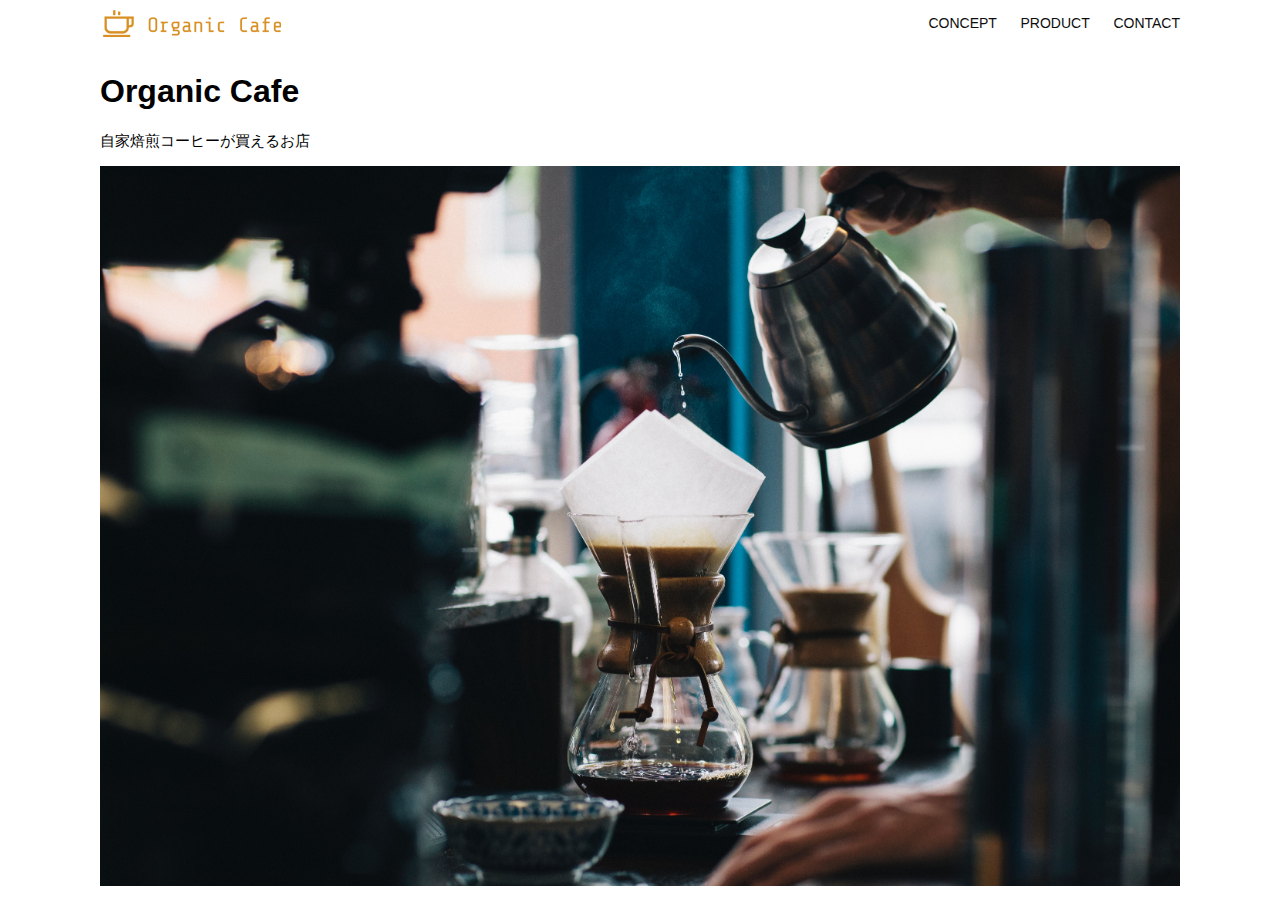
<file: html-css-kadai_013/index.html>
<!DOCTYPE html>
<html>

<head>
  <title>Organic Cafe</title>
  <meta charset="UTF-8">
  <meta name="description" content="自家焙煎のコーヒーがお家で楽しめるOrganic Cafe">
  <meta name="viewport" content="width=device-width, initial-scale=1.0">
  <link rel="stylesheet" href="style.css">
</head>

<body>
  <!-- ヘッダー -->
  <header>
    <!-- ロゴ -->
    <a href="index.html" id="logo"><img src="images/logo.png" alt="トップページに戻る"></a>

    <!-- PC用ナビゲーション -->
    <nav id="nav-pc">
      <a href="index.html#concept">CONCEPT</a>
      <a href="index.html#product">PRODUCT</a>
      <a href="index.html#contact">CONTACT</a>
    </nav>
    <!-- スマホ用ハンバーガーメニュー画像 -->
    <img id="menu-sp" src="images/button-menu.png" alt="ナビゲーションを開く"
      onclick="document.getElementById('nav-sp').style.display = 'block'">

    <!-- スマホ用ナビゲーション -->
    <nav id="nav-sp">
      <img id="close" src="images/button-close.png" alt="ナビゲーションを閉じる"
        onclick="document.getElementById('nav-sp').style.display = 'none'">
      <a id="logo-sp" href="index.html" onclick="document.getElementById('nav-sp').style.display = 'none'">
        <img src="images/logo-sp.png" alt="トップページに戻る">
      </a>
      <a class="menu" href="index.html#concept"
        onclick="document.getElementById('nav-sp').style.display = 'none'">CONCEPT</a>
      <a class="menu" href="index.html#product"
        onclick="document.getElementById('nav-sp').style.display = 'none'">PRODUCT</a>
      <a class="menu" href="index.html#contact"
        onclick="document.getElementById('nav-sp').style.display = 'none'">CONTACT</a>
    </nav>
  </header>

  <main>
    <article>
      <!-- メインビジュアル -->
      <section id="main-visual">
        <div id="main-message">
          <h1>Organic Cafe</h1>
          <p>自家焙煎コーヒーが買えるお店</p>
        </div>
        <img src="images/main-image.jpg" alt="コーヒーをハンドドリップで淹れる画像">
      </section>
    </article>
  </main>
</body>

</html>
</file>
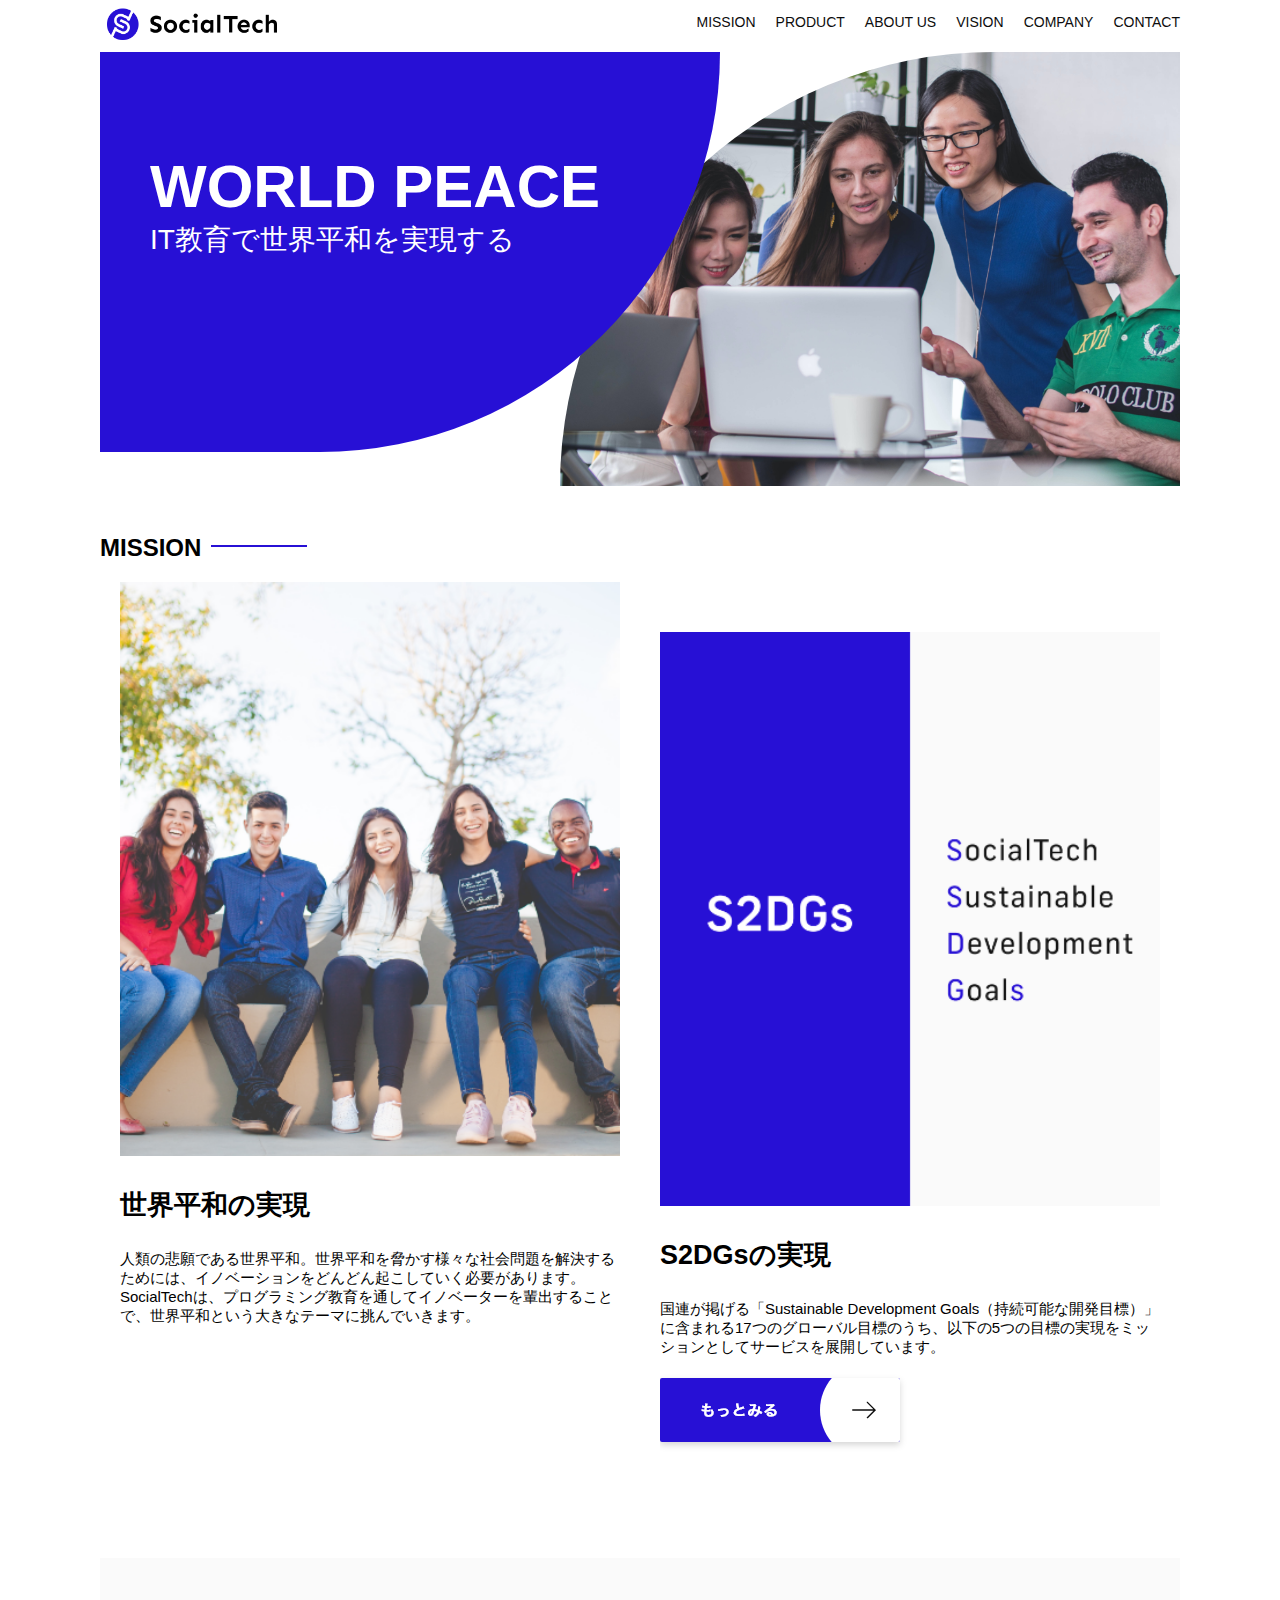
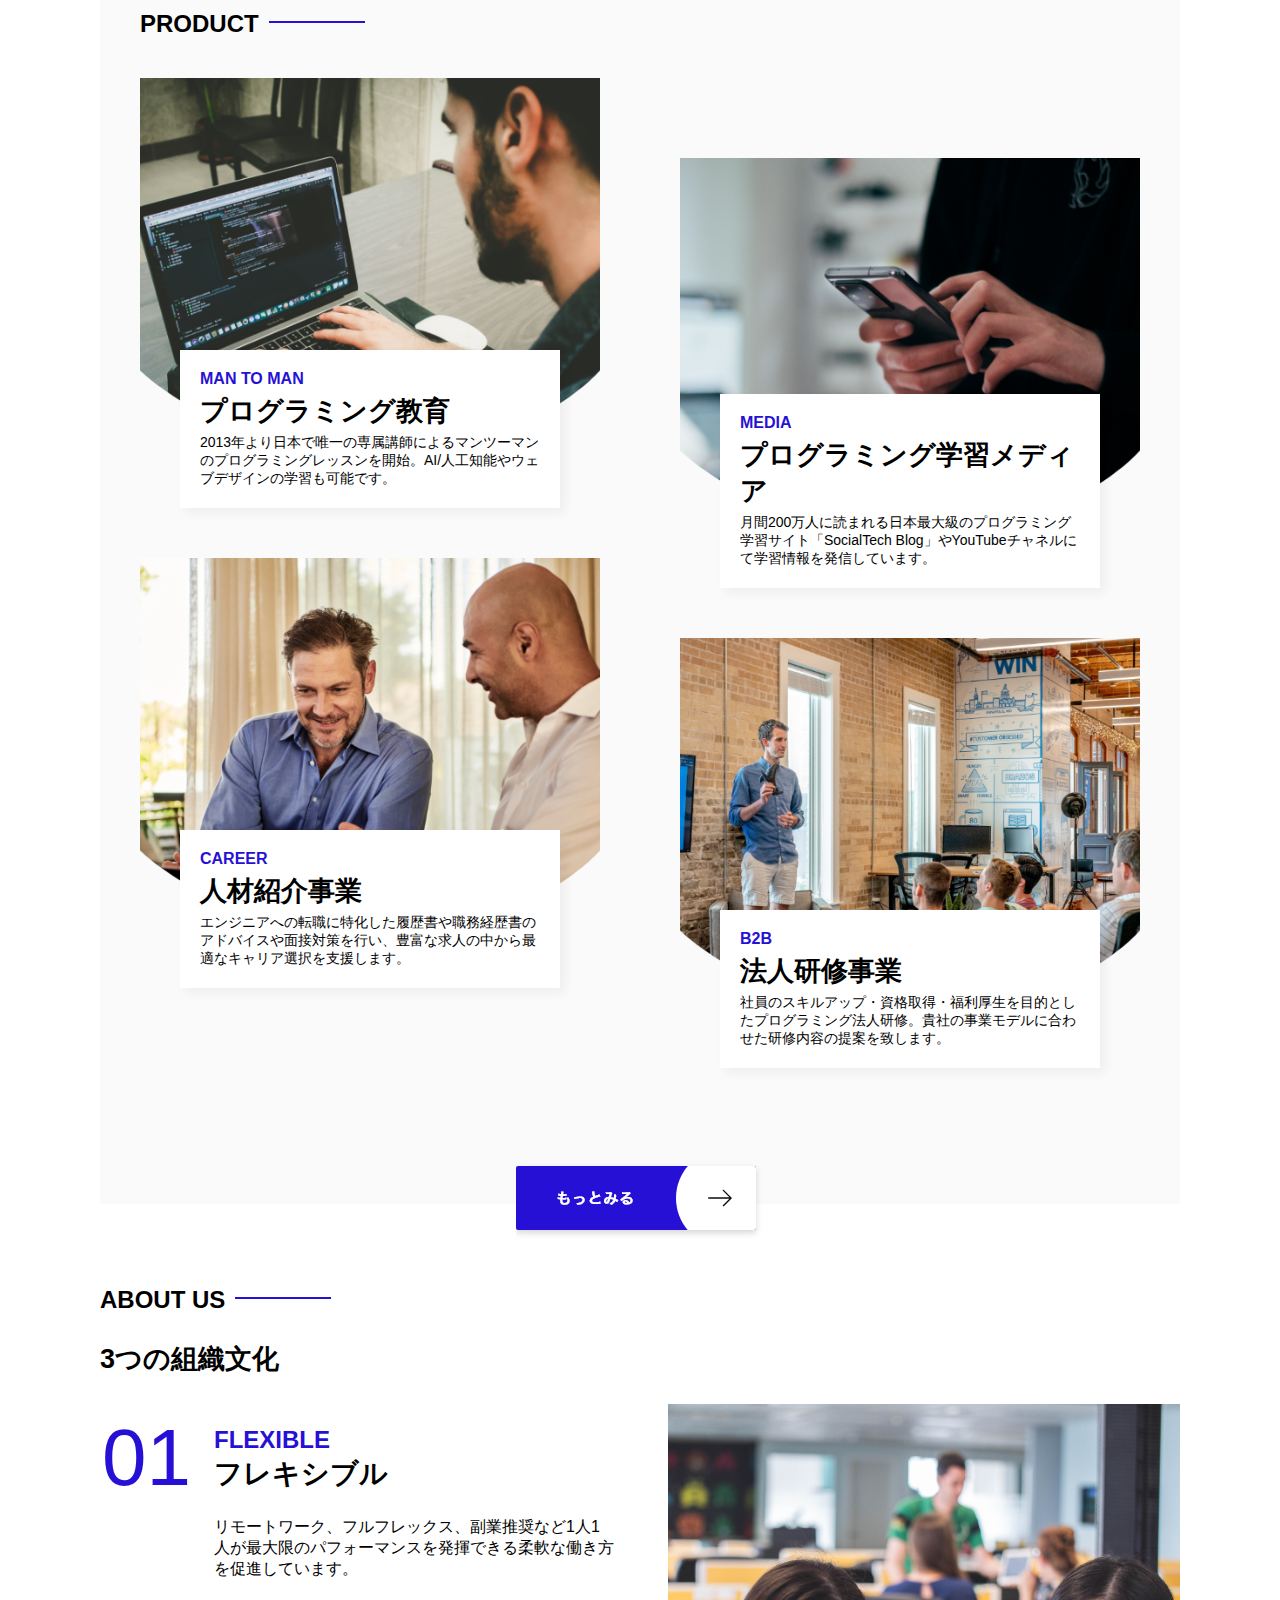
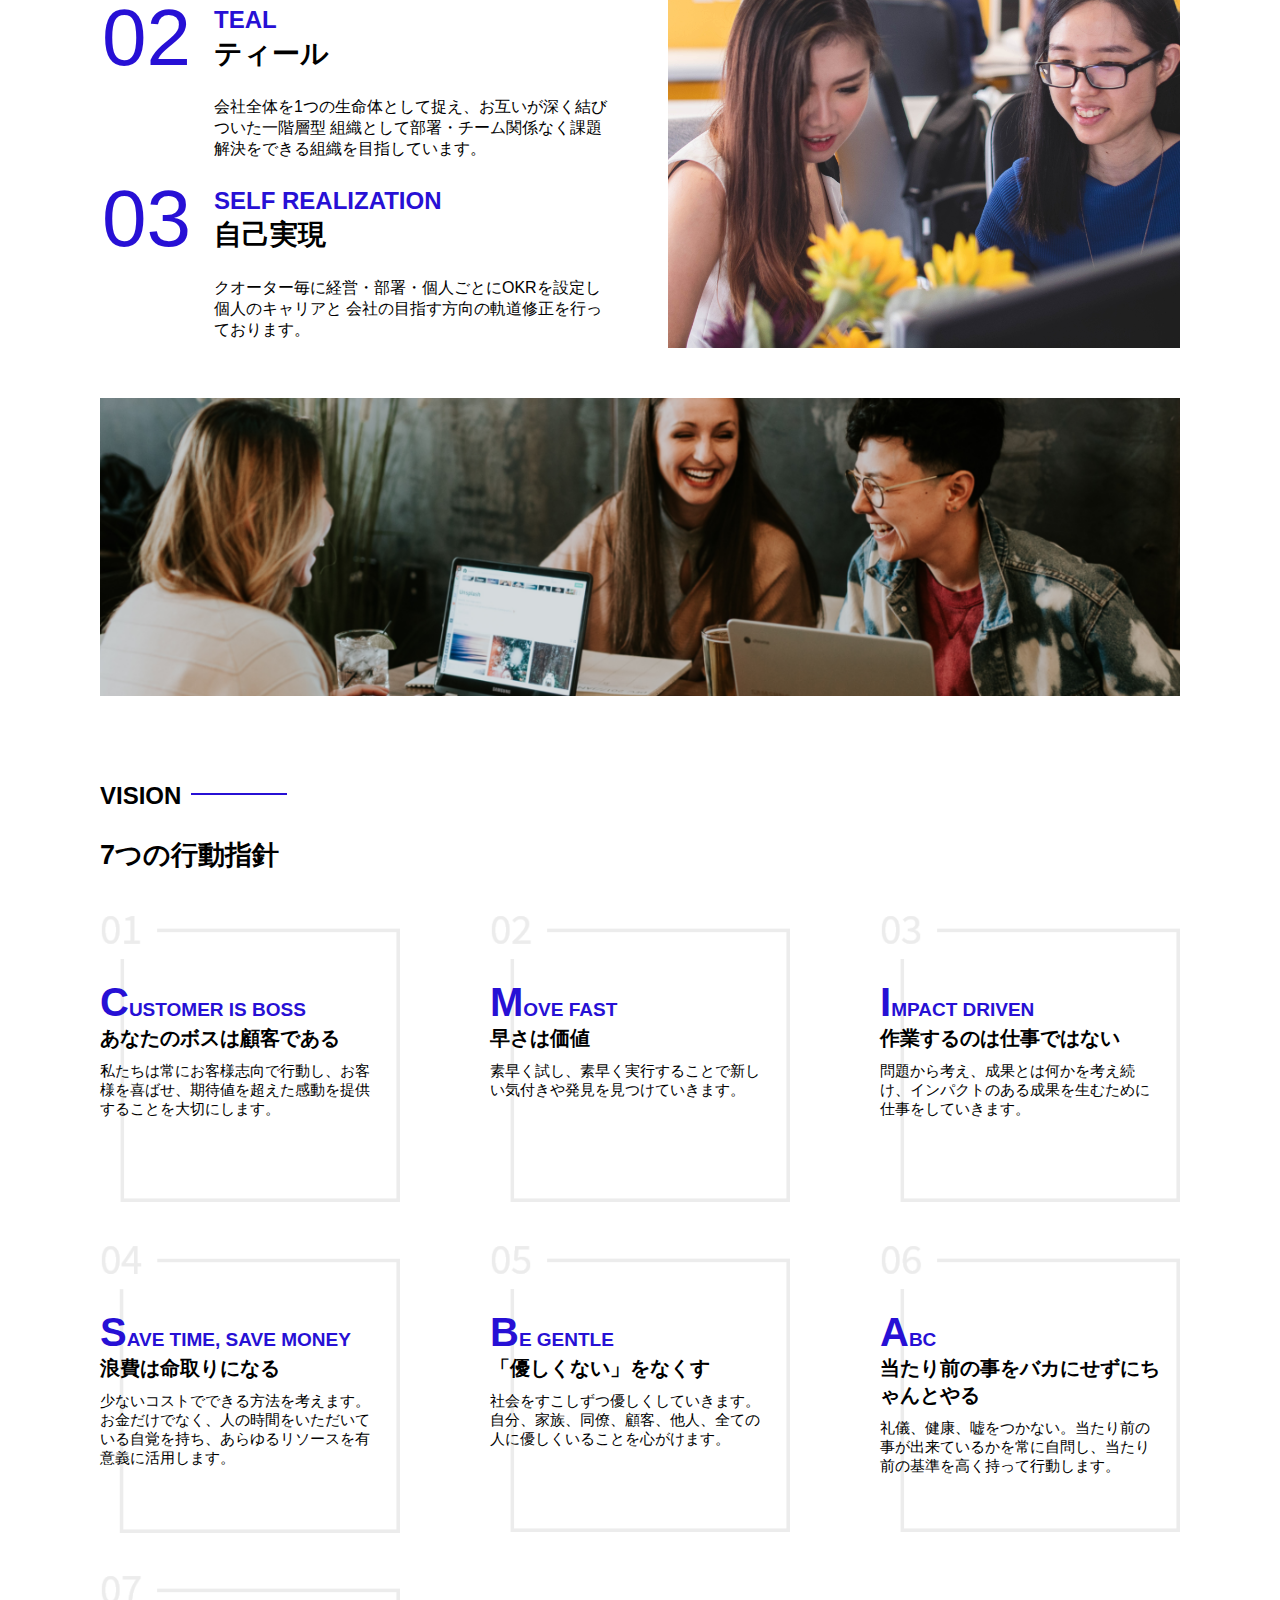
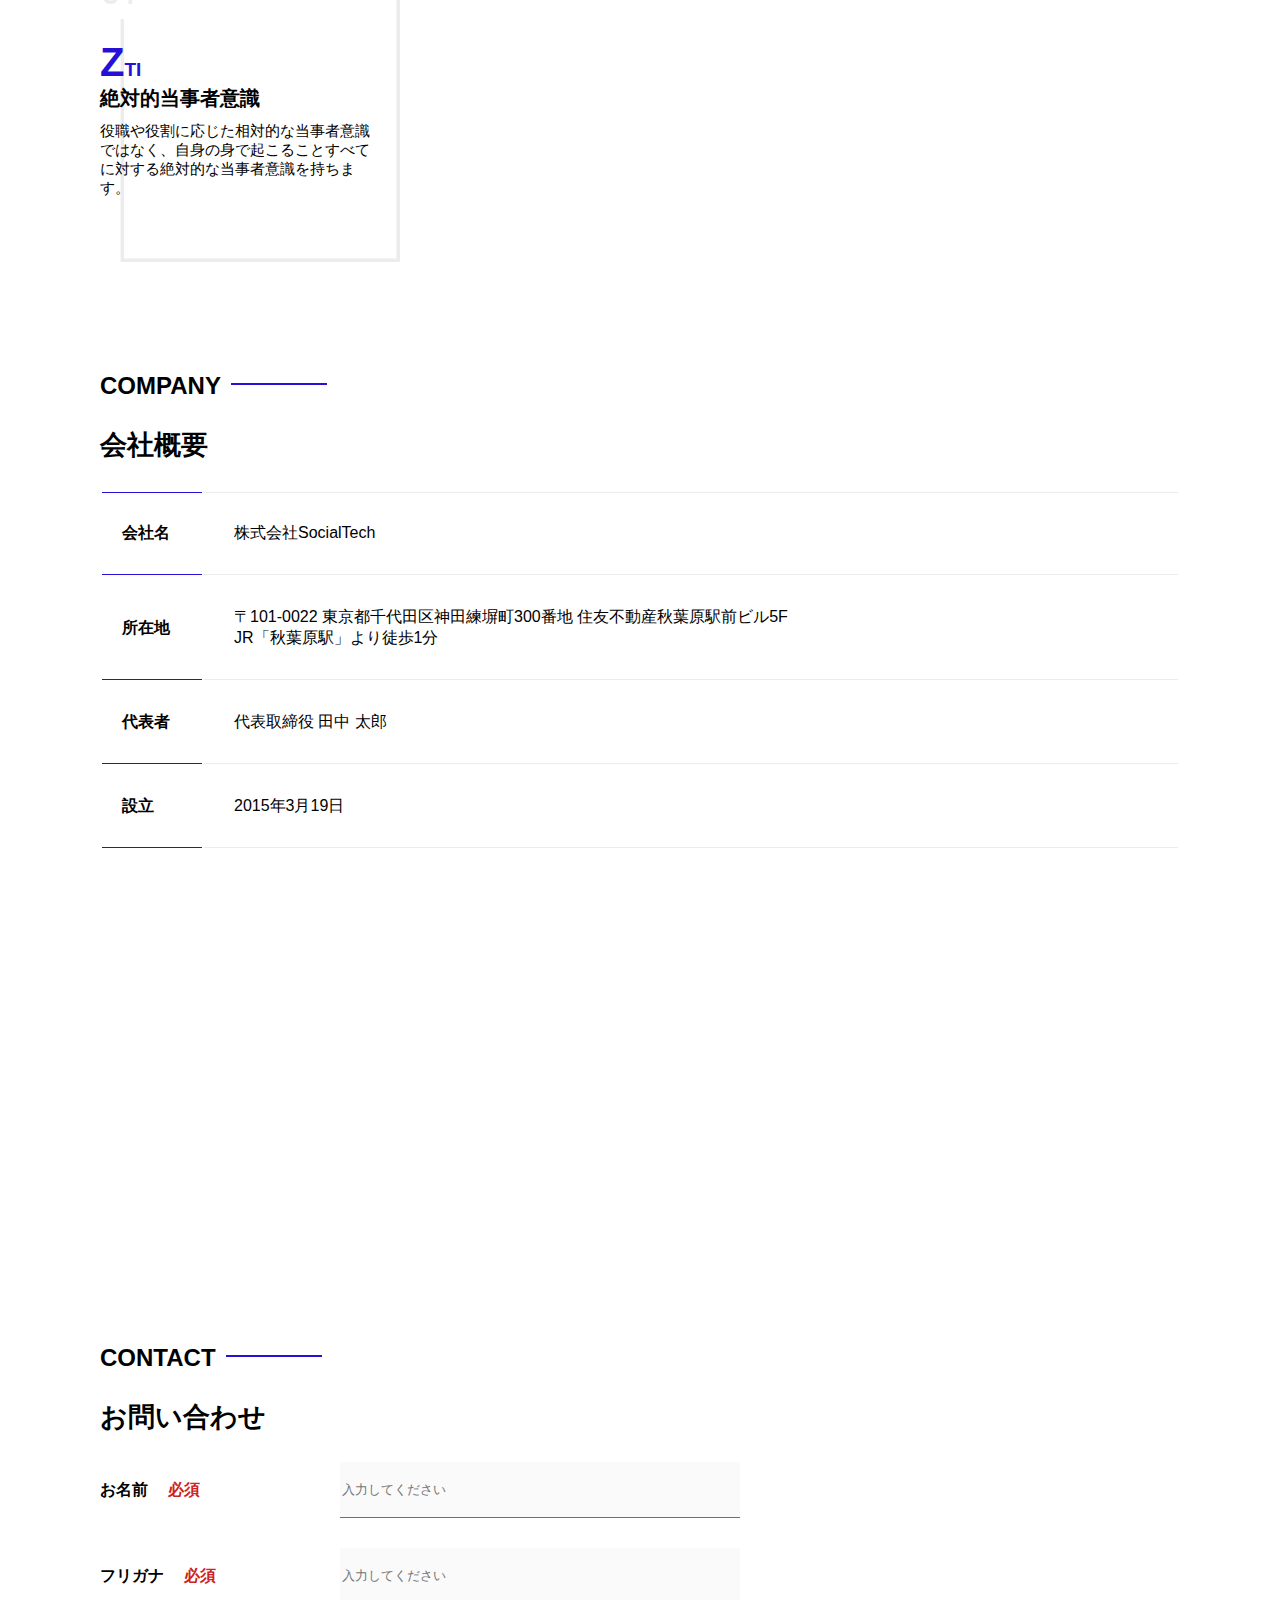
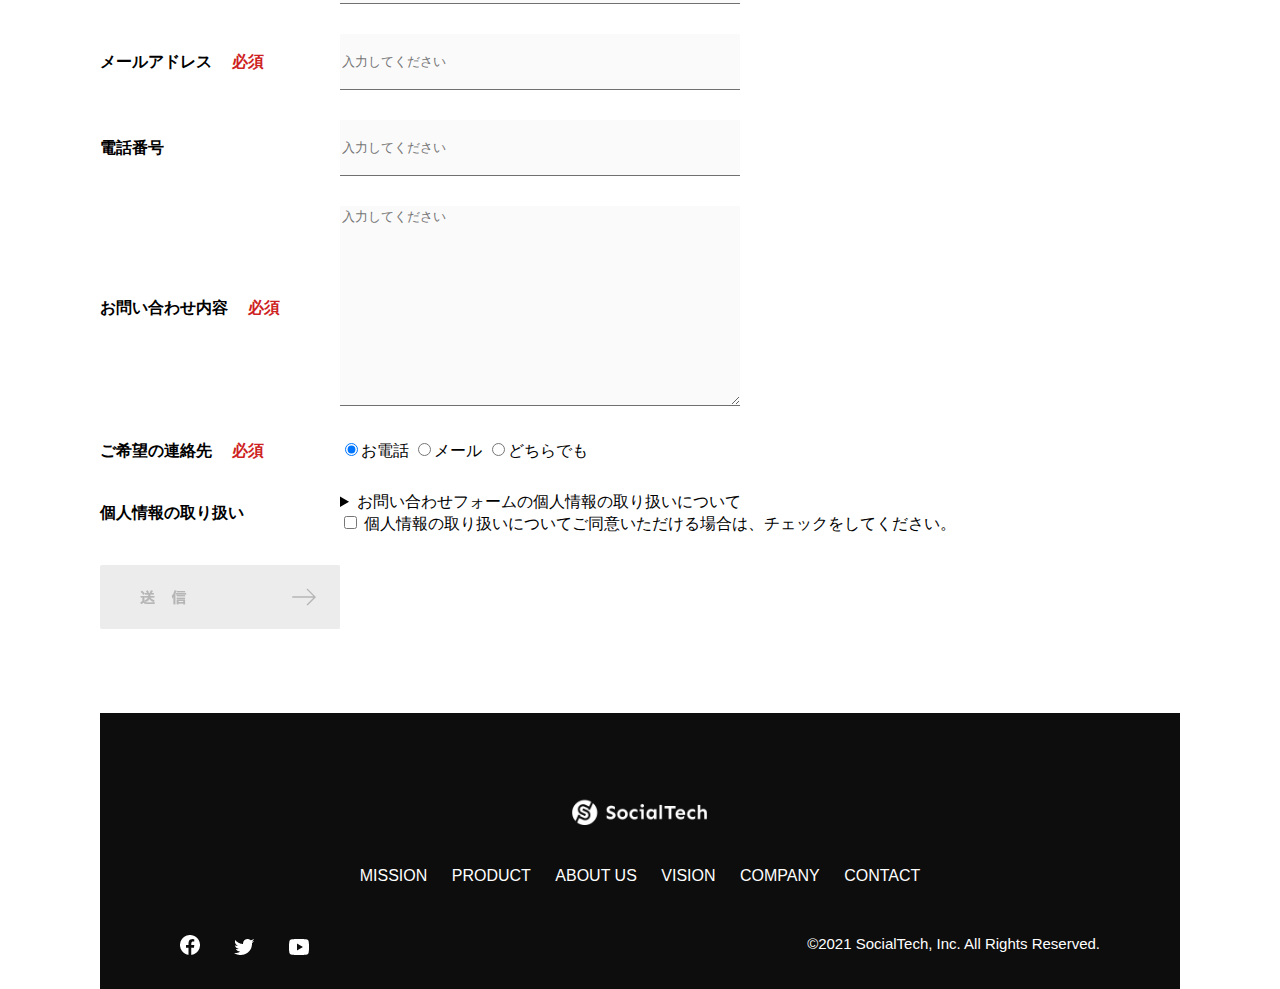
<file: kadai_tutorial_output/index.html>
<!DOCTYPE html>
<html>

<head>
  <title>SocialTech</title>
  <meta charset="utf-8">
  <meta name="description" content="SocialTechはEdTech業界のリーディングカンパニーを目指します。">
  <meta name="viewport" content="width=device-width, initial-scale=1.0">
  <link rel="stylesheet" href="style.css">
</head>

<body>
  <!-- ヘッダー -->
  <header>
    <!-- ロゴ -->
    <a href="index.html" id="logo">
      <img src="images/logo.png" alt="トップページに戻る">
    </a>

    <!-- PC用ナビゲーション -->
    <nav id="nav-pc">
      <ul>
        <li><a href="mission.html">MISSION</a></li>
        <li><a href="product.html">PRODUCT</a></li>
        <li><a href="index.html#aboutus">ABOUT US</a></li>
        <li><a href="index.html#vision">VISION</a></li>
        <li><a href="index.html#company">COMPANY</a></li>
        <li><a href="index.html#contact">CONTACT</a></li>
      </ul>
    </nav>

    <!-- スマホ用メニューボタン -->
    <button id="menu-sp" onclick="document.getElementById('nav-sp').style.display = 'block'">
      <img src="images/button-menu.png" alt="ナビゲーションを開く">
    </button>

    <!-- スマホ用ナビゲーション -->
    <div id="nav-sp">
      <button id="close" onclick="document.getElementById('nav-sp').style.display = 'none'">
        <img src="images/button-close.png" alt="ナビゲーションを閉じる">
      </button>

      <nav>
        <ul>
          <li>
            <a id="logo-sp" href="index.html" onclick="document.getElementById('nav-sp').style.display = 'none'"><img
                src="images/logo-sp.png" alt="トップページに戻る"></a>
          </li>
          <li><a class="menu" href="mission.html"
              onclick="document.getElementById('nav-sp').style.display = 'none'">MISSION</a></li>
          <li><a class="menu" href="product.html"
              onclick="document.getElementById('nav-sp').style.display = 'none'">PRODUCT</a></li>
          <li><a class="menu" href="index.html#aboutus"
              onclick="document.getElementById('nav-sp').style.display = 'none'">ABOUT US</a></li>
          <li><a class="menu" href="index.html#vision"
              onclick="document.getElementById('nav-sp').style.display = 'none'">VISION</a></li>
          <li><a class="menu" href="index.html#company"
              onclick="document.getElementById('nav-sp').style.display = 'none'">COMPANY</a></li>
          <li><a class="menu" href="index.html#contact"
              onclick="document.getElementById('nav-sp').style.display = 'none'">CONTACT</a></li>
        </ul>
      </nav>
      <div id="sns">
        <a href="https://www.facebook.com/sejuku2013">
          <img src="images/button-facebook.png" alt="Facebookのリンク">
        </a>
        <a href="https://twitter.com/samuraijuku">
          <img src="images/button-twitter.png" alt="Twitterのリンク">
        </a>
        <a href="https://www.youtube.com/channel/UCCFOQO5aDK0xXam4cUQXT8g">
          <img src="images/button-youtube.png" alt="YouTubeのリンク">
        </a>
      </div>
    </div>
  </header>

  <main>
    <article>
      <!-- メインビジュアル -->
      <section id="main-visual">
        <div id="main-message">
          <h1>WORLD PEACE</h1>
          <p>IT教育で世界平和を実現する</p>
        </div>
        <img src="images/index/index-main.png" alt="PCの周りに集まる多国籍の仲間たち">
      </section>

      <!-- ミッション -->
      <section id="mission">
        <h2 class="index-h2">MISSION</h2>
        <div id="mission-flex">
          <div>
            <img id="mission-photo" src="images/index/index-mission.png" alt="屋外のベンチで写真を撮影する多国籍の仲間たち">
            <h3>世界平和の実現</h3>
            <p>
              人類の悲願である世界平和。世界平和を脅かす様々な社会問題を解決するためには、イノベーションをどんどん起こしていく必要があります。SocialTechは、プログラミング教育を通してイノベーターを輩出することで、世界平和という大きなテーマに挑んでいきます。
            </p>
          </div>
          <div>
            <img id="s2dgs" src="images/index/s2dgs.png" alt="S2DGs">
            <h3>S2DGsの実現</h3>
            <p>国連が掲げる「Sustainable Development Goals（持続可能な開発目標）」に含まれる17つのグローバル目標のうち、以下の5つの目標の実現をミッションとしてサービスを展開しています。</p>
            <a href="mission.html">
              <img src="images/button-more.png" alt="もっとみる">
            </a>
          </div>
        </div>
      </section>

      <!-- プロダクト -->
      <section id="product">
        <h2 class="index-h2">PRODUCT</h2>
        <div class="product-flex">
          <div id="product-left">
            <div>
              <img class="product-photo" src="images/index/index-mantoman.png" alt="PCでコードを書く男性">
              <div class="product-explain">
                <span>MAN TO MAN</span>
                <h3>プログラミング教育</h3>
                <p>2013年より日本で唯一の専属講師によるマンツーマンのプログラミングレッスンを開始。AI/人工知能やウェブデザインの学習も可能です。</p>
              </div>
            </div>
            <div>
              <img class="product-photo" src="images/index/index-career.png" alt="笑顔で話し合う2人の男性">
              <div class="product-explain">
                <span>CAREER</span>
                <h3>人材紹介事業</h3>
                <p>エンジニアへの転職に特化した履歴書や職務経歴書のアドバイスや面接対策を行い、豊富な求人の中から最適なキャリア選択を支援します。</p>
              </div>
            </div>
          </div>
          <div id="product-right">
            <div>
              <img class="product-photo" src="images/index/index-media.png" alt="スマートフォンを操作する人">
              <div class="product-explain">
                <span>MEDIA</span>
                <h3>プログラミング学習メディア</h3>
                <p>月間200万人に読まれる日本最大級のプログラミング学習サイト「SocialTech Blog」やYouTubeチャネルにて学習情報を発信しています。</p>
              </div>
            </div>
            <div>
              <img class="product-photo" src="images/index/index-b2b.png" alt="講演中の男性とそれを聴く人々">
              <div class="product-explain">
                <span>B2B</span>
                <h3>法人研修事業</h3>
                <p>社員のスキルアップ・資格取得・福利厚生を目的としたプログラミング法人研修。貴社の事業モデルに合わせた研修内容の提案を致します。</p>
              </div>
            </div>
          </div>
        </div>
        <div id="product-more">
          <a href="product.html">
            <img src="images/button-more.png" alt="もっとみる">
          </a>
        </div>
      </section>

      <!-- ABOUT US -->
      <section id="aboutus">
        <h2 class="index-h2">ABOUT US</h2>
        <h3>3つの組織文化</h3>
        <div>
          <table class="culture-table">
            <tr>
              <td class="culture-num">01</td>
              <th><span class="culture-en">FLEXIBLE</span><br>フレキシブル</th>
            </tr>
            <tr>
              <td>
                <!--空のセル-->
              </td>
              <td class="culture-description">リモートワーク、フルフレックス、副業推奨など1人1人が最大限のパフォーマンスを発揮できる柔軟な働き方を促進しています。</td>
            </tr>
            <tr>
              <td class="culture-num">02</td>
              <th><span class="culture-en">TEAL</span><br>ティール</th>
            </tr>
            <tr>
              <td>
                <!--空のセル-->
              </td>
              <td class="culture-description">会社全体を1つの生命体として捉え、お互いが深く結びついた一階層型 組織として部署・チーム関係なく課題解決をできる組織を目指しています。</td>
            </tr>
            <tr>
              <td class="culture-num">03</td>
              <th><span class="culture-en">SELF REALIZATION</span><br>自己実現</th>
            </tr>
            <tr>
              <td>
                <!--空のセル-->
              </td>
              <td class="culture-description">クオーター毎に経営・部署・個人ごとにOKRを設定し個人のキャリアと 会社の目指す方向の軌道修正を行っております。</td>
            </tr>
          </table>
          <img class="culture-img" src="images/index/index-aboutus1.png" alt="笑顔で話し合う2人の女性">
        </div>
        <img class="culture-img2" src="images/index/index-aboutus2.png" alt="笑顔で話し合う3人の男女">
      </section>

      <!-- VISION -->
      <section id="vision">
        <h2 class="index-h2">VISION</h2>
        <h3>7つの行動指針</h3>
        <div>
          <div class="vision-box">
            <img src="images/index/vision-01.png" alt="01">
            <div>
              <h4>CUSTOMER IS BOSS</h4>
              <h5>あなたのボスは顧客である</h5>
              <p>私たちは常にお客様志向で行動し、お客様を喜ばせ、期待値を超えた感動を提供することを大切にします。</p>
            </div>
          </div>
          <div class="vision-box">
            <img src="images/index/vision-02.png" alt="02">
            <div>
              <h4>MOVE FAST</h4>
              <h5>早さは価値</h5>
              <p>素早く試し、素早く実行することで新しい気付きや発見を見つけていきます。</p>
            </div>
          </div>
          <div class="vision-box">
            <img src="images/index/vision-03.png" alt="03">
            <div>
              <h4>IMPACT DRIVEN</h4>
              <h5>作業するのは仕事ではない</h5>
              <p>問題から考え、成果とは何かを考え続け、インパクトのある成果を生むために仕事をしていきます。</p>
            </div>
          </div>
          <div class="vision-box">
            <img src="images/index//vision-04.png" alt="04">
            <div>
              <h4>SAVE TIME, SAVE MONEY</h4>
              <h5>浪費は命取りになる</h5>
              <p>少ないコストでできる方法を考えます。お金だけでなく、人の時間をいただいている自覚を持ち、あらゆるリソースを有意義に活用します。</p>
            </div>
          </div>
          <div class="vision-box">
            <img src="images/index/vision-05.png" alt="05">
            <div>
              <h4>BE GENTLE</h4>
              <h5>「優しくない」をなくす</h5>
              <p>社会をすこしずつ優しくしていきます。自分、家族、同僚、顧客、他人、全ての人に優しくいることを心がけます。</p>
            </div>
          </div>
          <div class="vision-box">
            <img src="images/index/vision-06.png" alt="06">
            <div>
              <h4>ABC</h4>
              <h5>当たり前の事をバカにせずにちゃんとやる</h5>
              <p>礼儀、健康、嘘をつかない。当たり前の事が出来ているかを常に自問し、当たり前の基準を高く持って行動します。</p>
            </div>
          </div>
          <div class="vision-box">
            <img src="images/index/vision-07.png" alt="07">
            <div>
              <h4>ZTI</h4>
              <h5>絶対的当事者意識</h5>
              <p>役職や役割に応じた相対的な当事者意識ではなく、自身の身で起こることすべてに対する絶対的な当事者意識を持ちます。</p>
            </div>
          </div>
        </div>
      </section>

      <!-- COMPANY -->
      <section id="company">
        <h2 class="index-h2">COMPANY</h2>
        <h3>会社概要</h3>
        <table id="company-table">
          <tr>
            <th class="tableheader tableheader-first">会社名</th>
            <td class="cell cell-first">株式会社SocialTech</td>
          </tr>
          <tr>
            <th class="tableheader">所在地</th>
            <td class="cell">〒101-0022 東京都千代田区神田練塀町300番地 住友不動産秋葉原駅前ビル5F<br>JR「秋葉原駅」より徒歩1分</td>
          </tr>
          <tr>
            <th class="tableheader">代表者</th>
            <td class="cell">代表取締役 田中 太郎</td>
          </tr>
          <tr>
            <th class="tableheader">設立</th>
            <td class="cell">2015年3月19日</td>
          </tr>
        </table>
        <iframe
          src="https://www.google.com/maps/embed?pb=!1m18!1m12!1m3!1d3240.0688551336807!2d139.7720776771055!3d35.69992317258124!2m3!1f0!2f0!3f0!3m2!1i1024!2i768!4f13.1!3m3!1m2!1s0x60188fee13660e23%3A0x77137876edf742ac!2z5L2P5Y-L5LiN5YuV55Sj56eL6JGJ5Y6f6aeF5YmN44OT44Or!5e0!3m2!1sja!2sjp!4v1704858013291!5m2!1sja!2sjp"
          style="border: 0" allowfullscreen="" loading="lazy">
        </iframe>
      </section>

      <!-- お問い合わせフォーム -->
      <section id="contact">
        <h2 class="index-h2">CONTACT</h2>
        <h3>お問い合わせ</h3>
        <form>
          <div>
            <div class="contact-heading">
              <label class="contact-label">お名前<span class="contact-span">必須</span></label>
            </div>
            <div>
              <input type="text" name="name" placeholder="入力してください" class="contact-textbox">
            </div>
          </div>
          <div>
            <div class="contact-heading">
              <label class="contact-label">フリガナ<span class="contact-span">必須</span></label>
            </div>
            <div>
              <input type="text" name="hurigana" placeholder="入力してください" class="contact-textbox">
            </div>
          </div>
          <div>
            <div class="contact-heading">
              <label class="contact-label">メールアドレス<span class="contact-span">必須</span></label>
            </div>
            <div>
              <input type="text" name="email" placeholder="入力してください" class="contact-textbox">
            </div>
          </div>
          <div>
            <div class="contact-heading">
              <label class="contact-label">電話番号</label>
            </div>
            <div>
              <input type="text" name="tel" placeholder="入力してください" class="contact-textbox">
            </div>
          </div>
          <div>
            <div class="contact-heading">
              <label class="contact-label">お問い合わせ内容<span class="contact-span">必須</span></label>
            </div>
            <div>
              <textarea class="contact-textarea" placeholder="入力してください" name="message"></textarea>
            </div>
          </div>
          <div>
            <div class="contact-heading">
              <label class="contact-label">ご希望の連絡先<span class="contact-span">必須</span></label>
            </div>
            <div>
              <input class="radiobutton" type="radio" value="tel" name="contact" checked><label>お電話</label>
              <input class="radiobutton" type="radio" value="mail" name="contact"><label>メール</label>
              <input class="radiobutton" type="radio" value="both" name="contact"><label>どちらでも</label>
            </div>
          </div>
          <div>
            <div class="contact-heading">
              <label class="contact-label">個人情報の取り扱い</label>
            </div>
            <div>
              <details>
                <summary>お問い合わせフォームの個人情報の取り扱いについて</summary>
                <div>
                  <dl>
                    <dt>１．組織の名称又は氏名</dt>
                    <dd>株式会社SocialTech</dd>
                    <dt>２．個人情報保護管理者（若しくはその代理人）の氏名又は職名、所属及び連絡先</dt>
                    <dd>
                      <p>鈴木 一郎 コーポレート部</p>
                      <p>メールアドレス：samurai@example.com</p>
                      <p>TEL：03-1234-5678</p>
                    </dd>
                    <dt>３．個人情報の利用目的</dt>
                    <dd>
                      <ul>
                        <li>・本サービス及び本サービスに関連する情報の提供又はそれらに関する連絡のため</li>
                        <li>・ユーザーの本人確認のため</li>
                        <li>・当社サービスのご案内のため</li>
                        <li>・当社の商品等の広告または宣伝（電子メールによるものを含むものとします。）</li>
                      </ul>
                    </dd>
                    <dt>４．個人情報の取り扱い業務の委託</dt>
                    <dd>
                      個人情報の取扱業務の全部または一部を外部に業務委託する場合があります。その際、弊社は、個人情報を適切に保護できる管理体制を敷き実行していることを条件として委託先を厳選したうえで、機密保持契約を委託先と締結し、お客様の個人情報を厳密に管理させます。
                    </dd>
                    <dt>５．個人情報の開示等の請求</dt>
                    <dd>
                      お客様は、弊社に対してご自身の個人情報の開示等（利用目的の通知、開示、内容の訂正・追加・削除、利用の停止または消去、第三者への提供の停止）に関して、当社問合わせ窓口に申し出ることができます。<br>
                      その際、弊社はお客様ご本人を確認させていただいたうえで、合理的な期間内に対応いたします。<br>
                      なお、個人情報に関する弊社問合わせ先は、次の通りです。
                    </dd>
                    <dd>
                      <p>株式会社SocialTech　個人情報問合せ窓口</p>
                      <p>〒150-0043　東京都千代田区神田練塀町300番地 住友不動産秋葉原駅前ビル5F</p>
                      <p>メールアドレス：samurai@example.com　TEL：03-1234-5678</p>
                    </dd>

                    <dt>６．個人情報を提供されることの任意性について</dt>
                    <dd>お客様がご自身の個人情報を弊社に提供されるか否かは、お客様のご判断によりますが、もしご提供されない場合には、適切なサービスが提供できない場合がありますので予めご了承ください。</dd>
                  </dl>
                </div>
              </details>
              <input type="checkbox" name="agree">
              <span>個人情報の取り扱いについてご同意いただける場合は、チェックをしてください。</span>
            </div>
          </div>
          <input type="image" src="images/button-submit.png" alt="送信する">
        </form>
      </section>
    </article>
  </main>

  <footer>
    <div id="footer-logo">
      <img src="images/logo-sp.png" alt="SocialTech">
    </div>
    <div id="footer-link">
      <a href="mission.html">MISSION</a>
      <a href="product.html">PRODUCT</a>
      <a href="index.html#aboutus">ABOUT US</a>
      <a href="index.html#vision">VISION</a>
      <a href="index.html#company">COMPANY</a>
      <a href="index.html#contact">CONTACT</a>
    </div>
    <div id="sns-footer">
      <div class="sns-btns">
        <a href="https://www.facebook.com/sejuku2013"><img src="images/button-facebook.png" alt="Facebookのリンク"></a>
        <a href="https://twitter.com/samuraijuku"><img src="images/button-twitter.png" alt="Twitterのリンク"></a>
        <a href="https://www.youtube.com/channel/UCCFOQO5aDK0xXam4cUQXT8g"><img src="images/button-youtube.png"
            alt="YouTubeのリンク"></a>
      </div>
      <p id="copyright">&copy;2021 SocialTech, Inc. All Rights Reserved.</p>
    </div>
  </footer>

</body>

</html>
</file>
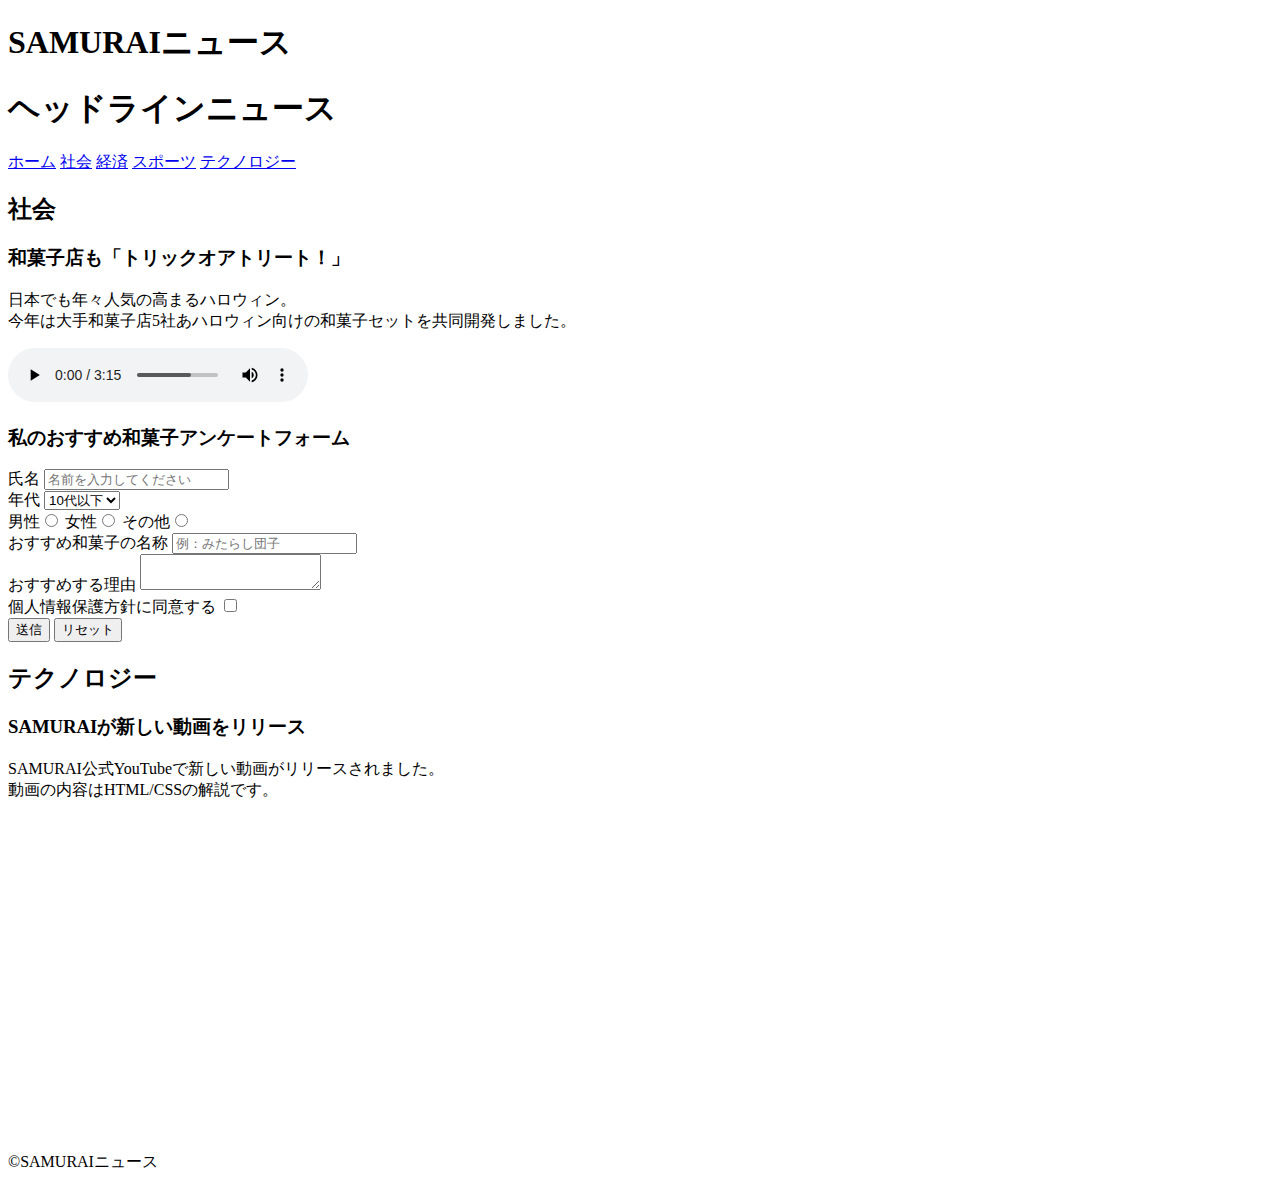
<file: kadai_008/kadai_008.html>
<!DOCTYPE html>
<html>
<head>
  <title>8章課題</title>
  <meta name="description" content="このページは8章の課題です。">
  <meta charset="UTF-8">
</head>
<body>
  <header>
    <h1>SAMURAIニュース</h1> 
    <h1>ヘッドラインニュース</h1> 
    <nav>
      <a href="layout.html">ホーム</a>
      <a href="https://www.sejuku.net/">社会</a>
      <a href="https://www.sejuku.net">経済</a>
      <a href="https://www.sejuku.net">スポーツ</a>
      <a href="https://www.sejuku.net">テクノロジー</a>
    </nav> 
  </header>

  <main>
    <article>
      <h2>社会</h2>
      <section>
        <h3>和菓子店も「トリックオアトリート！」</h3>
        <p>日本でも年々人気の高まるハロウィン。<br>
           今年は大手和菓子店5社あハロウィン向けの和菓子セットを共同開発しました。
        </p>
        <audio src="ichi.mp3" controls></audio>
       </section>
      <section>
        <h3>私のおすすめ和菓子アンケートフォーム</h3>
        <form>
          <label>氏名</label>
          <input type="text" placeholder="名前を入力してください">
          <br>

          <label>年代</label> 
          <select> 
          <option>10代以下</option> 
          <option>20代</option> 
          <option>30代</option> 
          <option>40代以上</option> 
          </select>
          <br> 
     
          <label>男性</label><input type="radio" name="gender"> 
          <label>女性</label><input type="radio" name="gender"> 
          <label>その他</label><input type="radio" name="gender"> 
          <br> 

          <label>おすすめ和菓子の名称</label> 
          <input type="text" placeholder="例：みたらし団子">
          <br> 

          <label>おすすめする理由</label> 
          <textarea></textarea> 
          <br>

          <label>個人情報保護方針に同意する</label> 
          <input type="checkbox"> 
          <br> 
    
          <input type="submit" value="送信"> 
          <input type="reset" value="リセット">

        </form>
      </section>
    </article>
    <article>
        <h2>テクノロジー</h2>
        <section>
            <h3>SAMURAIが新しい動画をリリース</h3>
            <p>SAMURAI公式YouTubeで新しい動画がリリースされました。<br>
                動画の内容はHTML/CSSの解説です。
            </p>
            <iframe width="560" height="315" src="https://www.youtube.com/embed/2JLiGSUohEo?si=DQQUBF1hqgzfhymn" title="YouTube video player" frameborder="0" allow="accelerometer; autoplay; clipboard-write; encrypted-media; gyroscope; picture-in-picture; web-share" referrerpolicy="strict-origin-when-cross-origin" allowfullscreen></iframe>
        </section>
    </article>
  </main>
  <footer>
    <p>&copy;SAMURAIニュース</p>
  </footer>
</body>
</html>
</file>
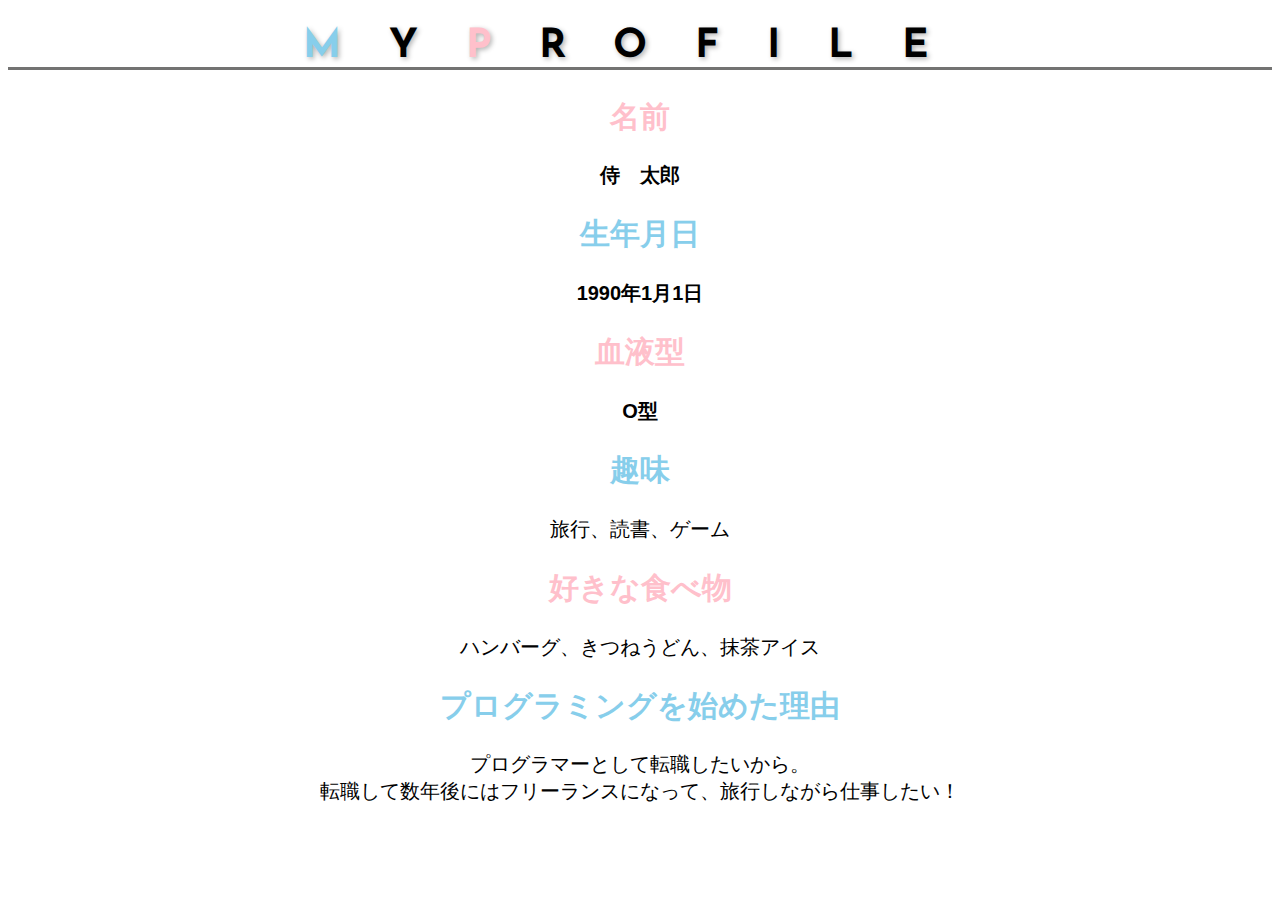
<file: kadai_015/kadai_015.html>
<!DOCTYPE html>
<html>

<head>
  <title>15章課題</title>
  <meta charset="UTF-8">
  <meta name="description" content="このページは15章の課題です。">
  <link rel="stylesheet" href="style.css">
  <link rel="preconnect" href="https://fonts.googleapis.com">
  <link rel="preconnect" href="https://fonts.gstatic.com" crossorigin>
  <link href="https://fonts.googleapis.com/css2?family=Josefin+Sans&display=swap" rel="stylesheet">
</head>

<body>
  <h1><span class="blue">M</span>Y<span class="pink">P</span>ROFILE</h1>
  <div id="basic">
    <h2 class="pink">名前</h2>
    <p>侍　太郎</p>
    <h2 class="blue">生年月日</h2>
    <p>1990年1月1日</p>
    <h2 class="pink">血液型</h2>
    <p>O型</p>
  </div>
  <h2 class="blue">趣味</h2>
  <p>旅行、読書、ゲーム</p>
  <h2 class="pink">好きな食べ物</h2>
  <p>ハンバーグ、きつねうどん、抹茶アイス</p>
  <h2 class="blue">プログラミングを始めた理由</h2>
  <p>プログラマーとして転職したいから。<br>転職して数年後にはフリーランスになって、旅行しながら仕事したい！</p>
</body>

</html>
</file>
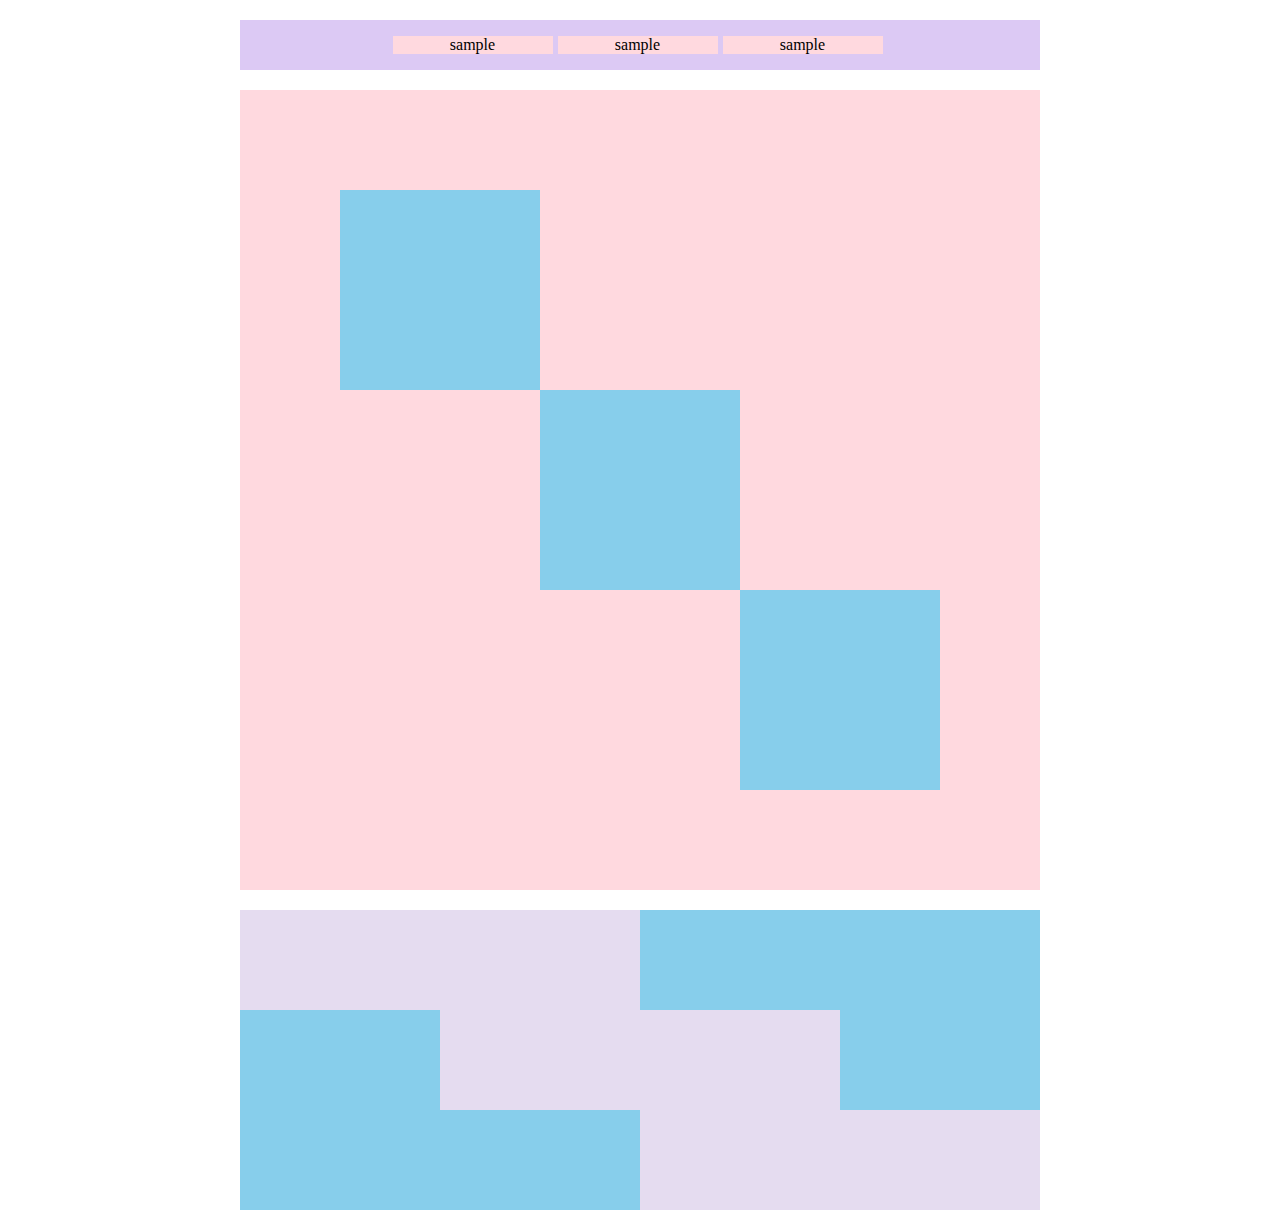
<file: kadai_018/kadai_018.html>
<!DOCTYPE html>
<html>
<head>
  <meta charset="UTF-8">
  <link rel="stylesheet" href="style.css">
  <meta name="description" content="このページは18章の課題です。">
  <title>18章課題</title>
</head>
<body>
  <div id="top">
    <p class="top-child">sample</p>
    <p class="top-child">sample</p>
    <p class="top-child">sample</p>
  </div>
  <div id="middle">
    <div id="middle-child01"></div>
    <div id="middle-child02"></div>
    <div id="middle-child03"></div>
  </div>
  <div id="bottom">
    <div id="bottom-child01"></div>
    <div id="bottom-child02"></div>
    <div id="bottom-child03"></div>
  </div>
</body>
</html>
</file>
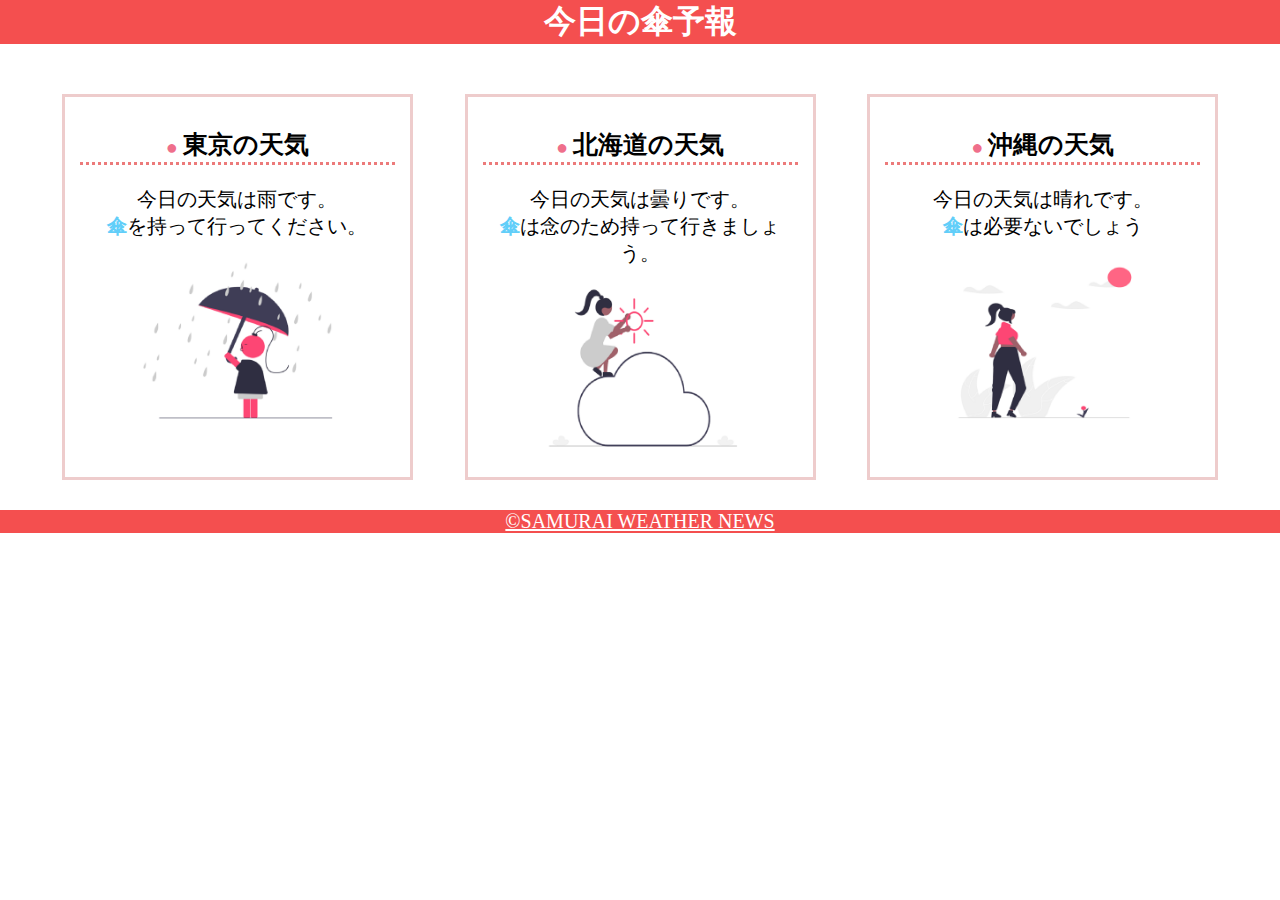
<file: kadai_022/kadai_022.html>
<!DOCTYPE html>
<html>
    <head>
        <meta charset="UTF-8">
        <meta name="viewport" content="width=device-width, initial-scale=1.0">
        <link rel="stylesheet" href="style.css">
        <meta name="description" content="このページは22章の課題です。">
        <title>22章課題</title>
    </head>
    <body>
       
        <header>
            <h1>今日の傘予報</h1>
        </header>  
 
        <main>

            <div id="parent">
                <div class="contents">
                    <h2>東京の天気</h2>
                    <p>今日の天気は雨です。</p>
                    <p>傘を持って行ってください。</p>
                    <img src="images/rainy.png" alt="雨">
                </div>
 
                <div class="contents">
                    <h2>北海道の天気</h2>
                    <p>今日の天気は曇りです。</p>
                    <p>傘は念のため持って行きましょう。</p>
                    <img src="images/cloudy.png" alt="曇り">
                </div>
 
                <div class="contents">
                    <h2>沖縄の天気</h2>
                    <p>今日の天気は晴れです。</p>
                    <p>傘は必要ないでしょう</p>
                    <img src="images/sunny.png" alt="晴れ">
                </div>

            </div>    
 
        </main>
 
        <footer>
            <a href="https://www.sejuku.net/corp/">&copy;SAMURAI WEATHER NEWS</a>
         </footer>
 
    </body>
</html>
</file>
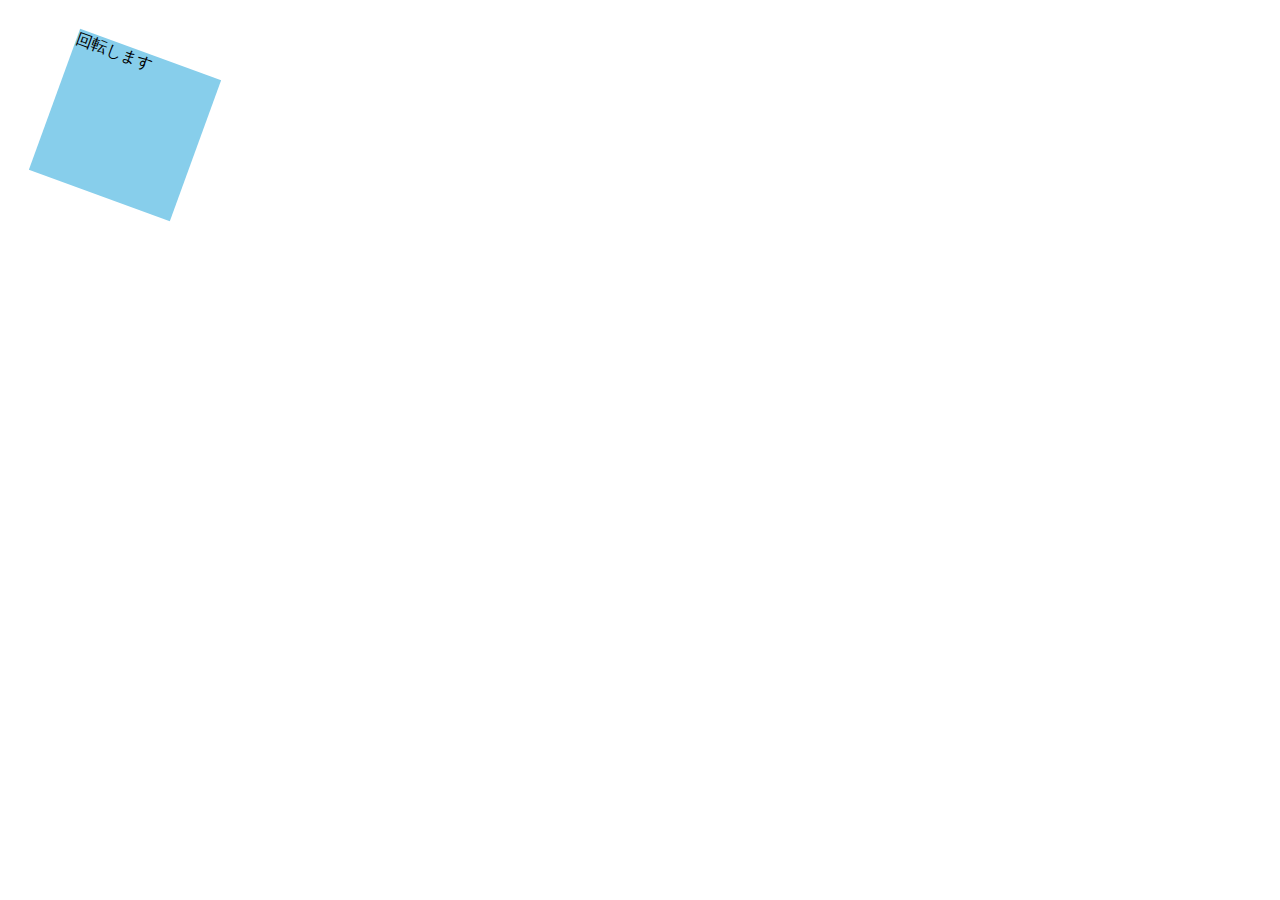
<file: kadai_mdn_css/mdn.html>
<!DOCTYPE html>
<html>

<head>
    <style>
        div {
            position: absolute;
            left: 50px;
            top: 50px;
            width: 150px;
            height: 150px;
            background-color: skyblue;
            transform: rotate(20deg);
        }
    </style>
</head>

<body>
    <div>
        回転します
    </div>

</body>

</html>
</file>
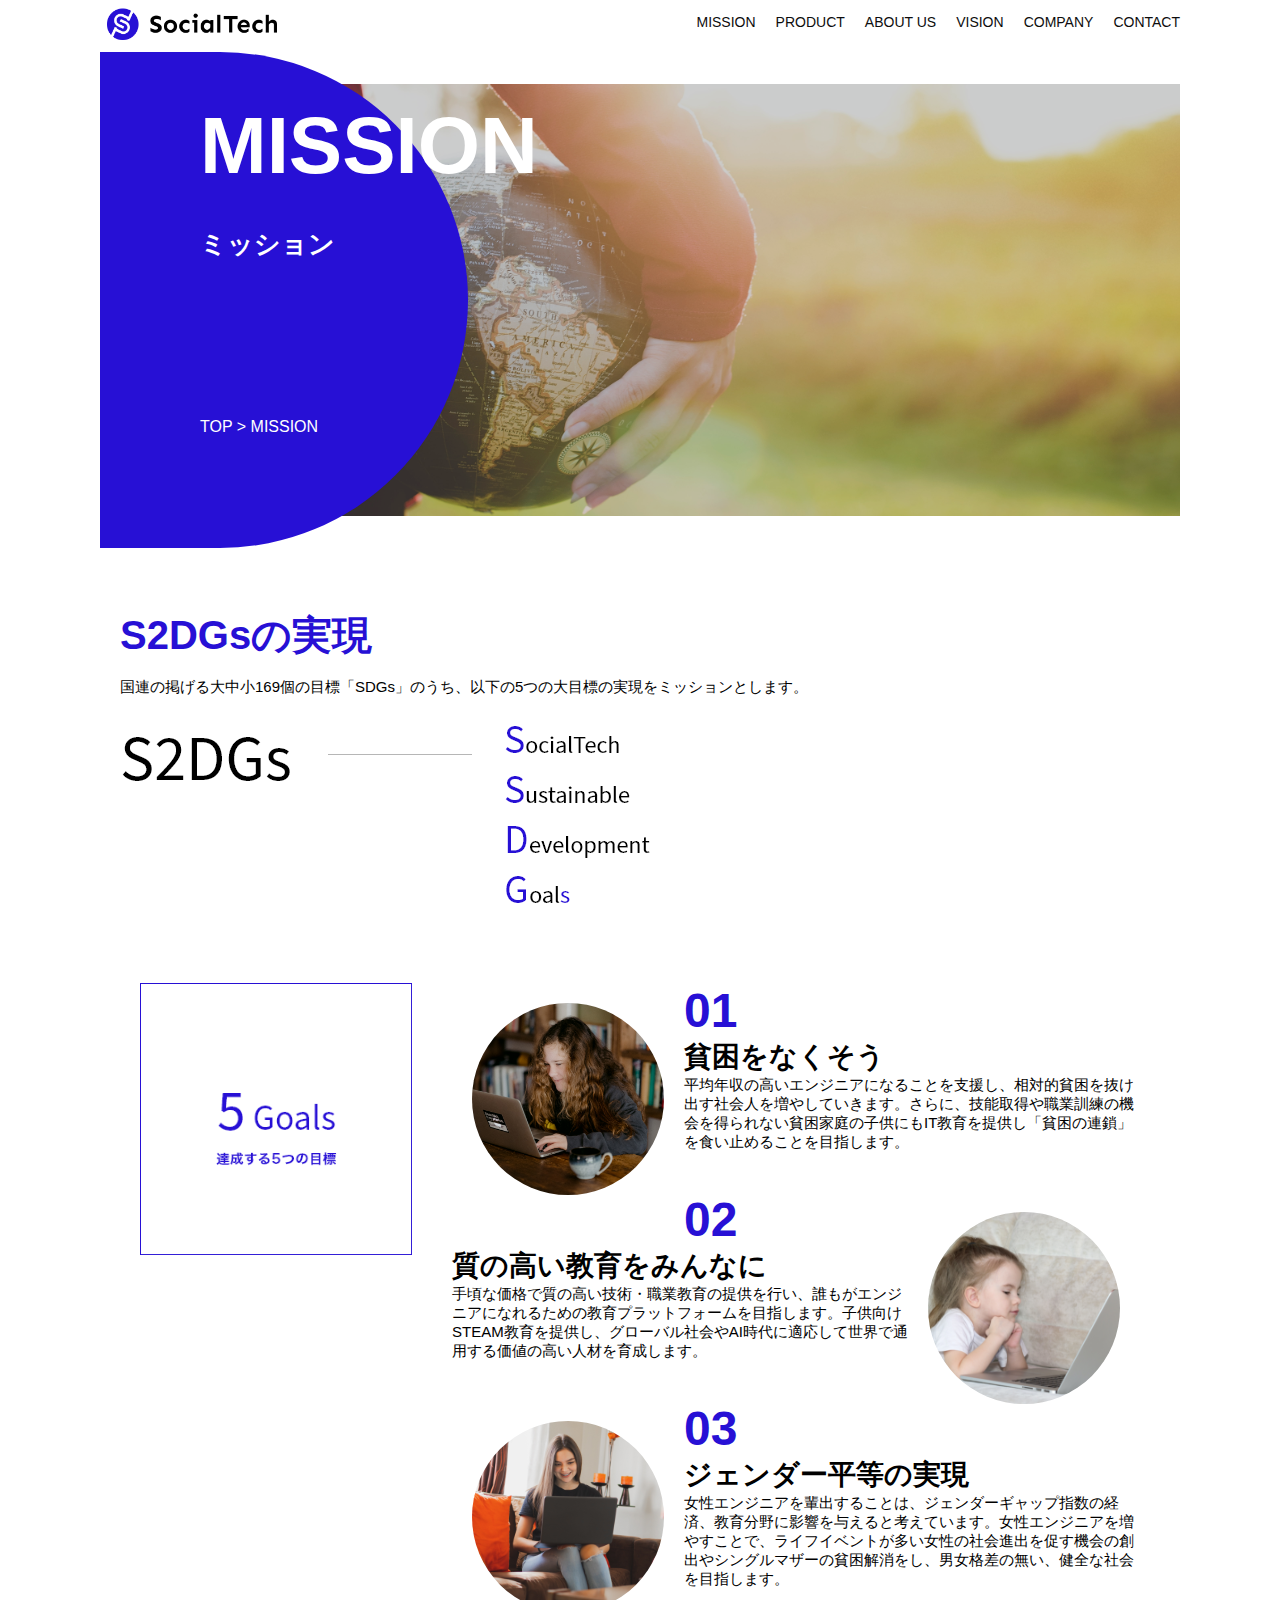
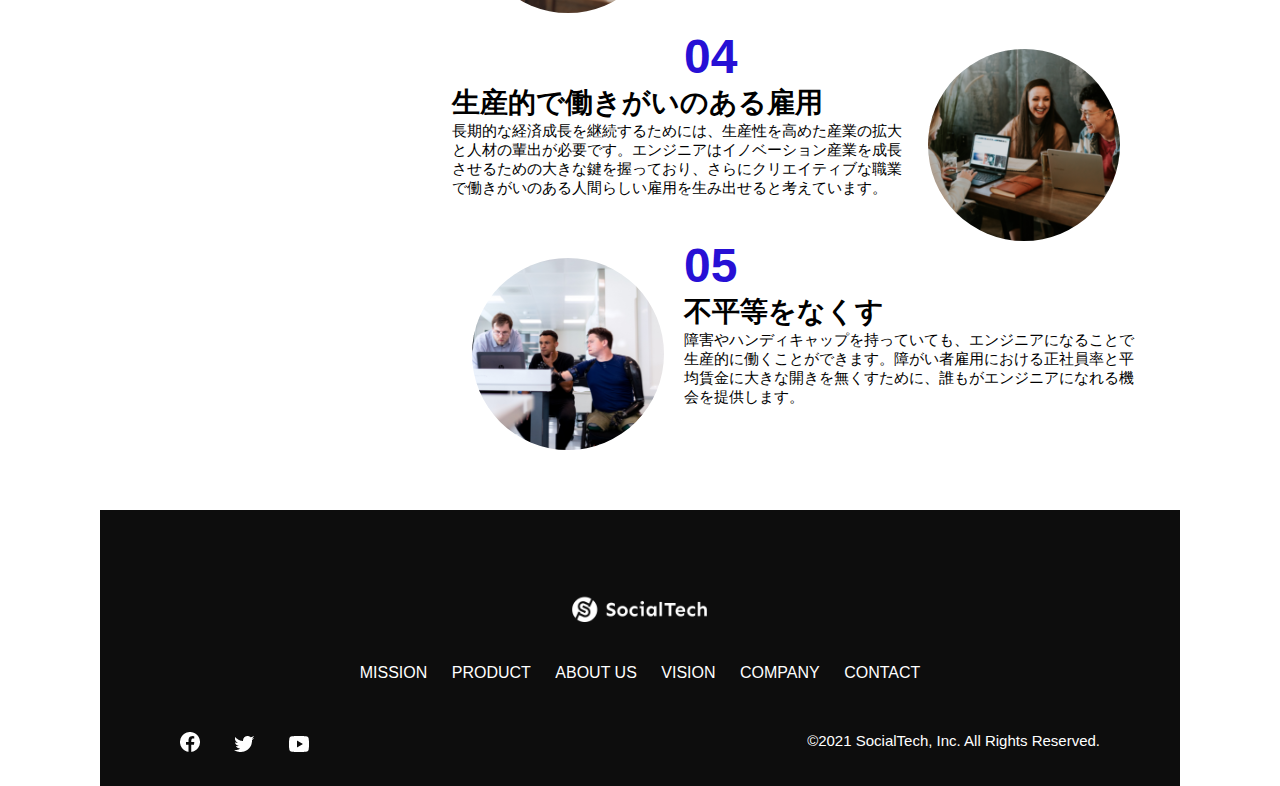
<file: kadai_tutorial_output/mission.html>
<!DOCTYPE html>
<html>

<head>
  <title>SocialTech - MISSION ミッション -</title>
  <meta charset="utf-8">
  <meta name="description" content="SocialTechが目指す5つの目標（S2DGs）を紹介します">
  <meta name="viewport" content="width=device-width, initial-scale=1.0">
  <link rel="stylesheet" href="style.css">
</head>

<body>
  <!-- ヘッダー -->
  <header>
    <!-- ロゴ -->
    <a href="index.html" id="logo">
      <img src="images/logo.png" alt="トップページに戻る">
    </a>

    <!-- PC用ナビゲーション -->
    <nav id="nav-pc">
      <ul>
        <li><a href="mission.html">MISSION</a></li>
        <li><a href="product.html">PRODUCT</a></li>
        <li><a href="index.html#aboutus">ABOUT US</a></li>
        <li><a href="index.html#vision">VISION</a></li>
        <li><a href="index.html#company">COMPANY</a></li>
        <li><a href="index.html#contact">CONTACT</a></li>
      </ul>
    </nav>

    <!-- スマホ用メニューボタン -->
    <button id="menu-sp" onclick="document.getElementById('nav-sp').style.display = 'block'">
      <img src="images/button-menu.png" alt="ナビゲーションを開く">
    </button>

    <!-- スマホ用ナビゲーション -->
    <div id="nav-sp">
      <button id="close" onclick="document.getElementById('nav-sp').style.display = 'none'">
        <img src="images/button-close.png" alt="ナビゲーションを閉じる">
      </button>

      <nav>
        <ul>
          <li>
            <a id="logo-sp" href="index.html" onclick="document.getElementById('nav-sp').style.display = 'none'"><img
                src="images/logo-sp.png" alt="トップページに戻る"></a>
          </li>
          <li><a class="menu" href="mission.html"
              onclick="document.getElementById('nav-sp').style.display = 'none'">MISSION</a></li>
          <li><a class="menu" href="product.html"
              onclick="document.getElementById('nav-sp').style.display = 'none'">PRODUCT</a></li>
          <li><a class="menu" href="index.html#aboutus"
              onclick="document.getElementById('nav-sp').style.display = 'none'">ABOUT US</a></li>
          <li><a class="menu" href="index.html#vision"
              onclick="document.getElementById('nav-sp').style.display = 'none'">VISION</a></li>
          <li><a class="menu" href="index.html#company"
              onclick="document.getElementById('nav-sp').style.display = 'none'">COMPANY</a></li>
          <li><a class="menu" href="index.html#contact"
              onclick="document.getElementById('nav-sp').style.display = 'none'">CONTACT</a></li>
        </ul>
      </nav>
      <div id="sns">
        <a href="https://www.facebook.com/sejuku2013">
          <img src="images/button-facebook.png" alt="Facebookのリンク">
        </a>
        <a href="https://twitter.com/samuraijuku">
          <img src="images/button-twitter.png" alt="Twitterのリンク">
        </a>
        <a href="https://www.youtube.com/channel/UCCFOQO5aDK0xXam4cUQXT8g">
          <img src="images/button-youtube.png" alt="YouTubeのリンク">
        </a>
      </div>
    </div>
  </header>

  <main>
    <article>
      <section id="mission-main">
        <div class="mission-main-inner">
          <div id="mission-title">
            <h1>MISSION<br><span>ミッション</span></h1>
            <p>TOP > MISSION</p>
          </div>
        </div>
      </section>
      <section id="mission-s2dgs">
        <h2 class="mission-h2">S2DGsの実現</h2>
        <p>国連の掲げる大中小169個の目標「SDGs」のうち、以下の5つの大目標の実現をミッションとします。</p>
        <img src="images/mission/mission-s2dgs.png" alt="S2DGs">
      </section>
      <section id="mission-five-goals">
        <div class="five-goals-image">
          <img src="images/mission/mission-5goals.png" alt="5Goals">
        </div>
        <div class="five-goals-read">
          <div>
            <img class="fivegoals-image-left" src="images/mission/mission-5goals01.png" alt="PCを操作する女の子">
            <span class="fivegoals-number">01</span>
            <h3 class="fivegoals-h3">貧困をなくそう</h3>
            <p class="fivegoals-p">平均年収の高いエンジニアになることを支援し、相対的貧困を抜け出す社会人を増やしていきます。さらに、技能取得や職業訓練の機会を得られない貧困家庭の子供にもIT教育を提供し「貧困の連鎖」を食い止めることを目指します。</p>
          </div>
          <div>
            <img class="fivegoals-image-right" src="images/mission/mission-5goals02.png" alt="PCを見つめる小さい女の子">
            <span class="fivegoals-number">02</span>
            <h3 class="fivegoals-h3">質の高い教育をみんなに</h3>
            <p class="fivegoals-p">手頃な価格で質の高い技術・職業教育の提供を行い、誰もがエンジニアになれるための教育プラットフォームを目指します。子供向けSTEAM教育を提供し、グローバル社会やAI時代に適応して世界で通用する価値の高い人材を育成します。</p>
          </div>
          <div>
            <img class="fivegoals-image-left" src="images/mission/mission-5goals03.png" alt="PCを操作する女性">
            <span class="fivegoals-number">03</span>
            <h3 class="fivegoals-h3">ジェンダー平等の実現</h3>
            <p class="fivegoals-p">女性エンジニアを輩出することは、ジェンダーギャップ指数の経済、教育分野に影響を与えると考えています。女性エンジニアを増やすことで、ライフイベントが多い女性の社会進出を促す機会の創出やシングルマザーの貧困解消をし、男女格差の無い、健全な社会を目指します。</p>
          </div>
          <div>
            <img class="fivegoals-image-right" src="images/mission/mission-5goals04.png" alt="笑顔で話し合う3人の男女">
            <span class="fivegoals-number">04</span>
            <h3 class="fivegoals-h3">生産的で働きがいのある雇用</h3>
            <p class="fivegoals-p">長期的な経済成長を継続するためには、生産性を高めた産業の拡大と人材の輩出が必要です。エンジニアはイノベーション産業を成長させるための大きな鍵を握っており、さらにクリエイティブな職業で働きがいのある人間らしい雇用を生み出せると考えています。</p>
          </div>
          <div>
            <img class="fivegoals-image-left" src="images/mission/mission-5goals05.png" alt="障害を持つ男性が生き生きと働く様子">
            <span class="fivegoals-number">05</span>
            <h3 class="fivegoals-h3">不平等をなくす</h3>
            <p class="fivegoals-p">障害やハンディキャップを持っていても、エンジニアになることで生産的に働くことができます。障がい者雇用における正社員率と平均賃金に大きな開きを無くすために、誰もがエンジニアになれる機会を提供します。</p>
          </div>
        </div>
      </section>
    </article>
  </main>

  <footer>
    <div id="footer-logo">
      <img src="images/logo-sp.png" alt="SocialTech">
    </div>
    <div id="footer-link">
      <a href="mission.html">MISSION</a>
      <a href="product.html">PRODUCT</a>
      <a href="index.html#aboutus">ABOUT US</a>
      <a href="index.html#vision">VISION</a>
      <a href="index.html#company">COMPANY</a>
      <a href="index.html#contact">CONTACT</a>
    </div>
    <div id="sns-footer">
      <div class="sns-btns">
        <a href="https://www.facebook.com/sejuku2013"><img src="images/button-facebook.png" alt="Facebookのリンク"></a>
        <a href="https://twitter.com/samuraijuku"><img src="images/button-twitter.png" alt="Twitterのリンク"></a>
        <a href="https://www.youtube.com/channel/UCCFOQO5aDK0xXam4cUQXT8g"><img src="images/button-youtube.png"
            alt="YouTubeのリンク"></a>
      </div>
      <p id="copyright">&copy;2021 SocialTech, Inc. All Rights Reserved.</p>
    </div>
  </footer>

</body>

</html>
</file>
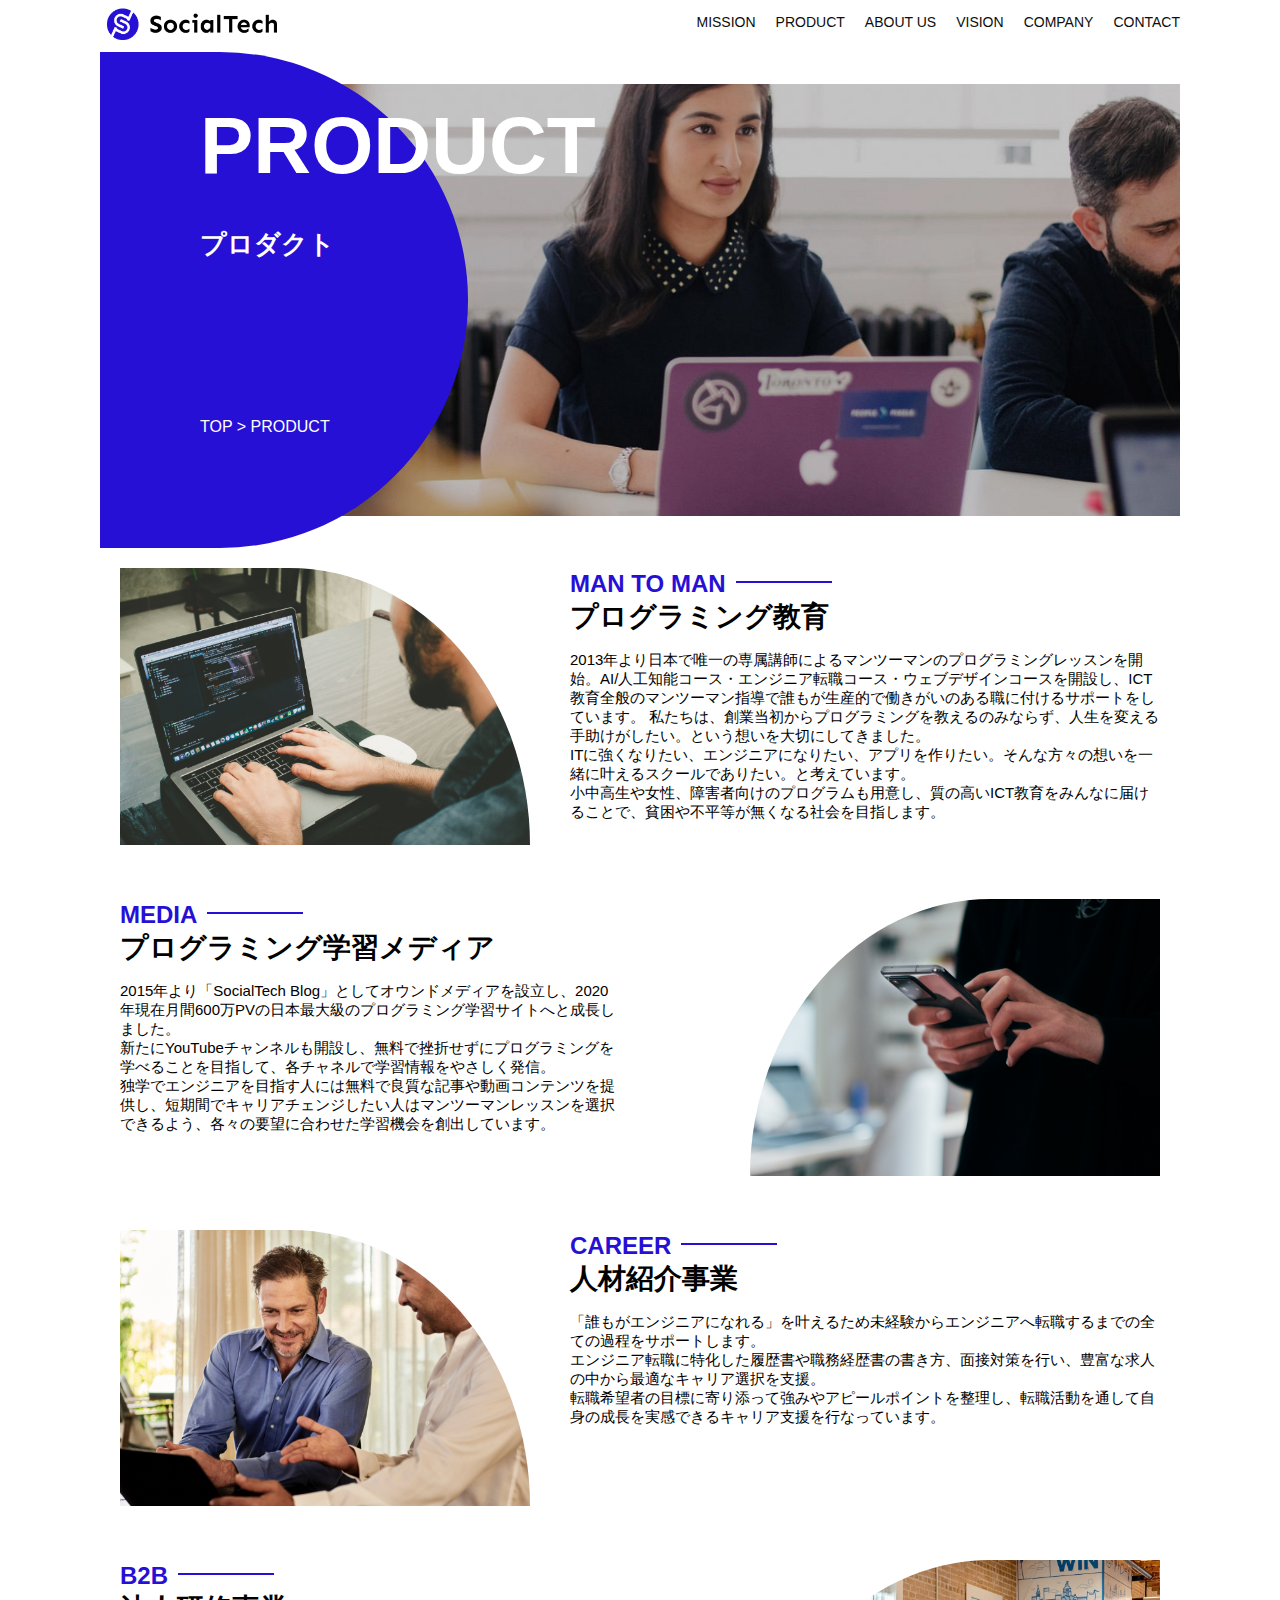
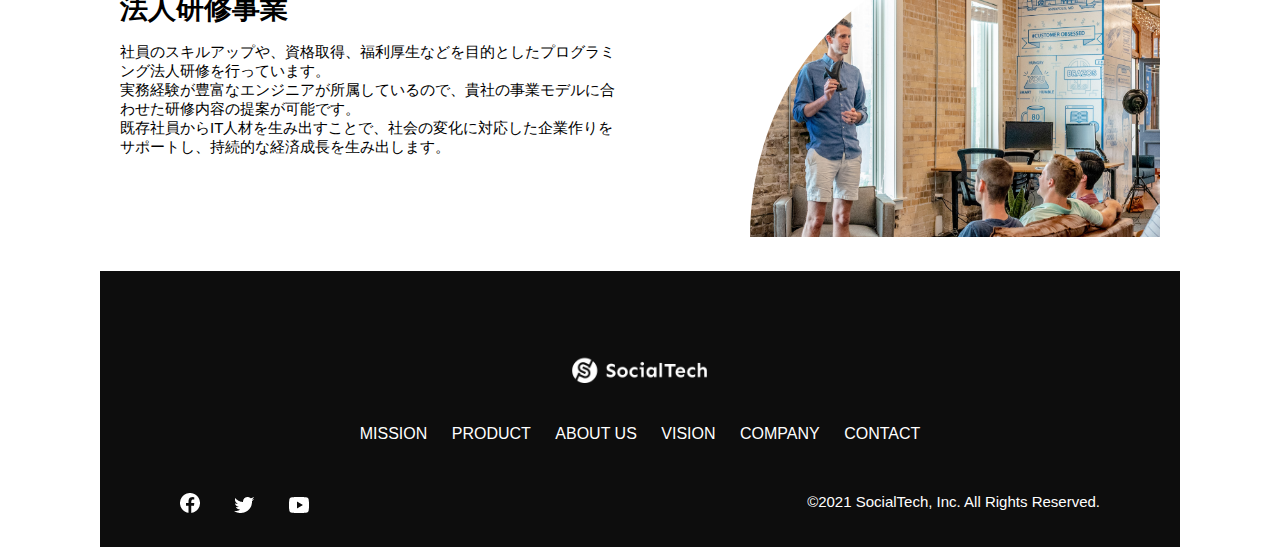
<file: kadai_tutorial_output/product.html>
<!DOCTYPE html>
<html>

<head>
  <title>SocialTech -PRODUCT プロダクト-</title>
  <meta charset="utf-8">
  <meta name="description" content="SocialTechの4つのプロダクトを紹介します">
  <meta name="viewport" content="width=device-width, initial-scale=1.0">
  <link rel="stylesheet" href="style.css">
</head>

<body>
  <!-- ヘッダー -->
  <header>
    <!-- ロゴ -->
    <a href="index.html" id="logo">
      <img src="images/logo.png" alt="トップページに戻る">
    </a>

    <!-- PC用ナビゲーション -->
    <nav id="nav-pc">
      <ul>
        <li><a href="mission.html">MISSION</a></li>
        <li><a href="product.html">PRODUCT</a></li>
        <li><a href="index.html#aboutus">ABOUT US</a></li>
        <li><a href="index.html#vision">VISION</a></li>
        <li><a href="index.html#company">COMPANY</a></li>
        <li><a href="index.html#contact">CONTACT</a></li>
      </ul>
    </nav>

    <!-- スマホ用メニューボタン -->
    <button id="menu-sp" onclick="document.getElementById('nav-sp').style.display = 'block'">
      <img src="images/button-menu.png" alt="ナビゲーションを開く">
    </button>

    <!-- スマホ用ナビゲーション -->
    <div id="nav-sp">
      <button id="close" onclick="document.getElementById('nav-sp').style.display = 'none'">
        <img src="images/button-close.png" alt="ナビゲーションを閉じる">
      </button>

      <nav>
        <ul>
          <li>
            <a id="logo-sp" href="index.html" onclick="document.getElementById('nav-sp').style.display = 'none'"><img
                src="images/logo-sp.png" alt="トップページに戻る"></a>
          </li>
          <li><a class="menu" href="mission.html"
              onclick="document.getElementById('nav-sp').style.display = 'none'">MISSION</a></li>
          <li><a class="menu" href="product.html"
              onclick="document.getElementById('nav-sp').style.display = 'none'">PRODUCT</a></li>
          <li><a class="menu" href="index.html#aboutus"
              onclick="document.getElementById('nav-sp').style.display = 'none'">ABOUT US</a></li>
          <li><a class="menu" href="index.html#vision"
              onclick="document.getElementById('nav-sp').style.display = 'none'">VISION</a></li>
          <li><a class="menu" href="index.html#company"
              onclick="document.getElementById('nav-sp').style.display = 'none'">COMPANY</a></li>
          <li><a class="menu" href="index.html#contact"
              onclick="document.getElementById('nav-sp').style.display = 'none'">CONTACT</a></li>
        </ul>
      </nav>
      <div id="sns">
        <a href="https://www.facebook.com/sejuku2013">
          <img src="images/button-facebook.png" alt="Facebookのリンク">
        </a>
        <a href="https://twitter.com/samuraijuku">
          <img src="images/button-twitter.png" alt="Twitterのリンク">
        </a>
        <a href="https://www.youtube.com/channel/UCCFOQO5aDK0xXam4cUQXT8g">
          <img src="images/button-youtube.png" alt="YouTubeのリンク">
        </a>
      </div>
    </div>
  </header>

  <main>
    <article>
      <section id="product-main">
        <div class="product-main-inner">
          <div id="product-title">
            <h1>PRODUCT<br><span>プロダクト</span></h1>
            <p>TOP > PRODUCT</p>
          </div>
        </div>
      </section>
      <section class="product-section product-section-left">
        <div class="product-section-img">
          <img src="images/product/product-mantoman.png" alt="PCでコードを書く男性">
        </div>
        <div class="product-read">
          <h2 class="product-h2">MAN TO MAN</h2>
          <h3 class="product-h3">プログラミング教育</h3>
          <p>
            2013年より日本で唯一の専属講師によるマンツーマンのプログラミングレッスンを開始。AI/人工知能コース・エンジニア転職コース・ウェブデザインコースを開設し、ICT教育全般のマンツーマン指導で誰もが生産的で働きがいのある職に付けるサポートをしています。 私たちは、創業当初からプログラミングを教えるのみならず、人生を変える手助けがしたい。という想いを大切にしてきました。<br>ITに強くなりたい、エンジニアになりたい、アプリを作りたい。そんな方々の想いを一緒に叶えるスクールでありたい。と考えています。<br>小中高生や女性、障害者向けのプログラムも用意し、質の高いICT教育をみんなに届けることで、貧困や不平等が無くなる社会を目指します。
          </p>
        </div>
      </section>

      <section class="product-section product-section-right">
        <div class="product-read">
          <h2 class="product-h2">MEDIA</h2>
          <h3 class="product-h3">プログラミング学習メディア</h3>
          <p>2015年より「SocialTech Blog」としてオウンドメディアを設立し、2020年現在月間600万PVの日本最大級のプログラミング学習サイトへと成長しました。<br>新たにYouTubeチャンネルも開設し、無料で挫折せずにプログラミングを学べることを目指して、各チャネルで学習情報をやさしく発信。<br>独学でエンジニアを目指す人には無料で良質な記事や動画コンテンツを提供し、短期間でキャリアチェンジしたい人はマンツーマンレッスンを選択できるよう、各々の要望に合わせた学習機会を創出しています。</p>
        </div>
        <div class="product-section-img">
          <img src="images/product/product-media.png" alt="スマートフォンを操作する人">
        </div>
      </section>

      <section class="product-section product-section-left">
        <div class="product-section-img">
          <img src="images/product/product-career.png" alt="笑顔で話し合う2人の男性">
        </div>
        <div class="product-read">
          <h2 class="product-h2">CAREER</h2>
          <h3 class="product-h3">人材紹介事業</h3>
          <p>「誰もがエンジニアになれる」を叶えるため未経験からエンジニアへ転職するまでの全ての過程をサポートします。<br>エンジニア転職に特化した履歴書や職務経歴書の書き方、面接対策を行い、豊富な求人の中から最適なキャリア選択を支援。<br>転職希望者の目標に寄り添って強みやアピールポイントを整理し、転職活動を通して自身の成長を実感できるキャリア支援を行なっています。<br></p>
        </div>
      </section>

      <section class="product-section product-section-right">
        <div class="product-read">
          <h2 class="product-h2">B2B</h2>
          <h3 class="product-h3">法人研修事業</h3>
          <p>社員のスキルアップや、資格取得、福利厚生などを目的としたプログラミング法人研修を行っています。<br>実務経験が豊富なエンジニアが所属しているので、貴社の事業モデルに合わせた研修内容の提案が可能です。<br>既存社員からIT人材を生み出すことで、社会の変化に対応した企業作りをサポートし、持続的な経済成長を生み出します。</p>
        </div>
        <div class="product-section-img">
          <img src="images/product/product-b2b.png" alt="講演中の男性とそれを聴く人々">
        </div>
      </section>
    </article>
  </main>

  <footer>
    <div id="footer-logo">
      <img src="images/logo-sp.png" alt="SocialTech">
    </div>
    <div id="footer-link">
      <a href="mission.html">MISSION</a>
      <a href="product.html">PRODUCT</a>
      <a href="index.html#aboutus">ABOUT US</a>
      <a href="index.html#vision">VISION</a>
      <a href="index.html#company">COMPANY</a>
      <a href="index.html#contact">CONTACT</a>
    </div>
    <div id="sns-footer">
      <div class="sns-btns">
        <a href="https://www.facebook.com/sejuku2013"><img src="images/button-facebook.png" alt="Facebookのリンク"></a>
        <a href="https://twitter.com/samuraijuku"><img src="images/button-twitter.png" alt="Twitterのリンク"></a>
        <a href="https://www.youtube.com/channel/UCCFOQO5aDK0xXam4cUQXT8g"><img src="images/button-youtube.png"
            alt="YouTubeのリンク"></a>
      </div>
      <p id="copyright">&copy;2021 SocialTech, Inc. All Rights Reserved.</p>
    </div>
  </footer>

</body>

</html>
</file>
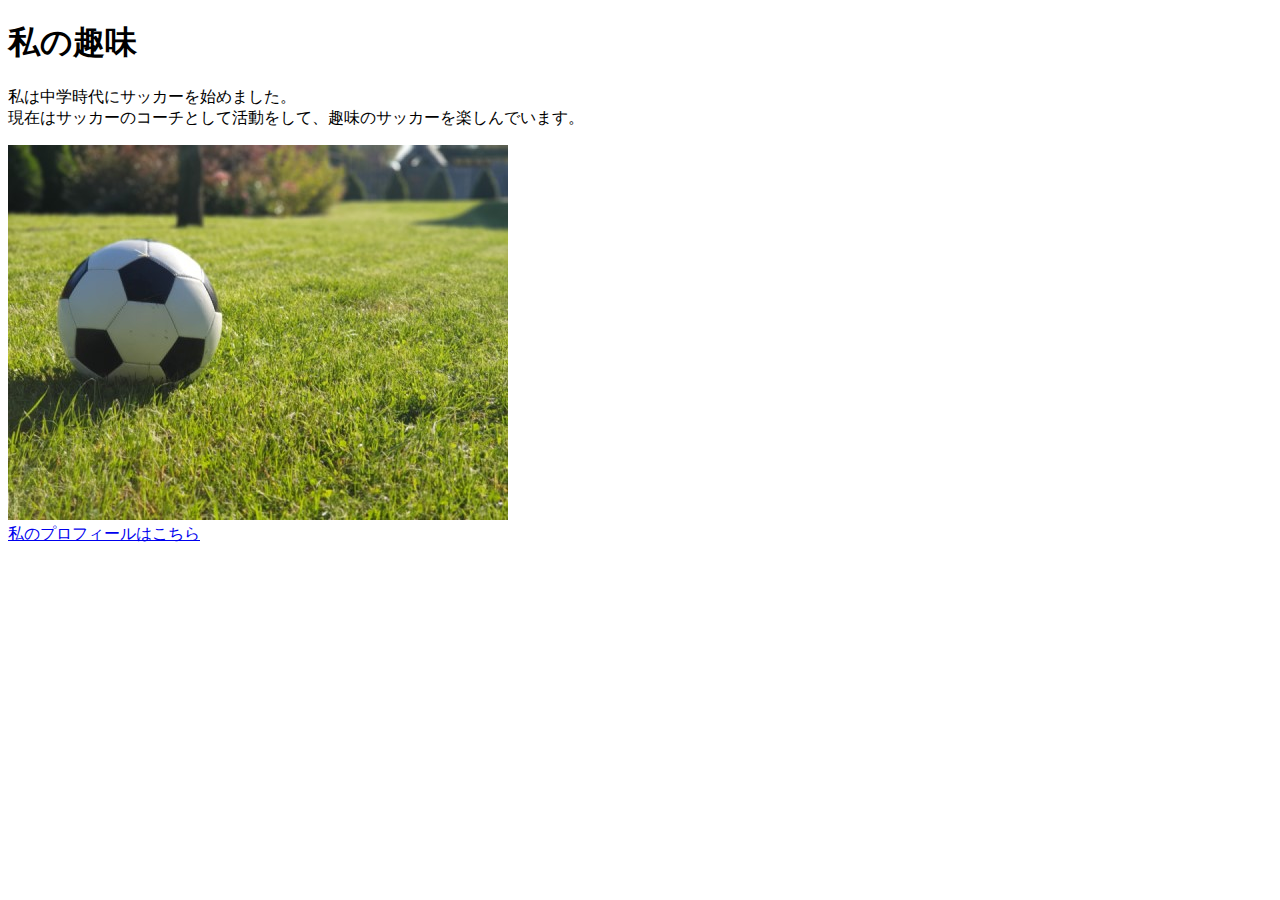
<file: kadai_005/html/kadai_005.html>
<!DOCTYPE html>
<html>
<head>
  <title>5章課題</title>
  <meta name="description" content="このページは5章の課題です。">
  <meta charset="UTF-8">
</head>
<body>
  <h1>私の趣味</h1>
  <p>私は中学時代にサッカーを始めました。<br>
    現在はサッカーのコーチとして活動をして、趣味のサッカーを楽しんでいます。
  </p>
  <img src="../images/sample.jpg" alt="サッカーボール">
  <br>
  <a href="https://x.com/samuraijuku">私のプロフィールはこちら</a>
</body>
</html>
</file>
<file: html-css-kadai_013/style.css>
/* PC、スマホ共通スタイル */
body {
  font-family: "Source Sans Pro", "Hiragino Kaku Gothic ProN", Meiryo, Arial,
    sans-serif;
}

p {
  font-size: 15px;
}

#main-visual>img {
  width: 100%;
}

/*================
PC用のスタイル 
=================*/
@media screen and (min-width: 768px) {

  /* 横幅設定 */
  body {
    max-width: 1080px;
    min-width: 960px;
    margin: 0 auto 0 auto;
  }

  /* ヘッダー */
  header {
    display: flex;
    justify-content: space-between;
  }

  /* ナビゲーションのレイアウト */
  #nav-pc {
    text-align: right;
    font-size: 14px;
    padding-top: 15px;
  }

  /* ナビゲーションのリンクの装飾設定 */
  #nav-pc>a {
    text-decoration: none;
    margin-left: 20px;
  }

  #nav-pc>a:link {
    color: #0d0d0d;
  }

  #nav-pc>a:visited {
    color: #0d0d0d;
  }

  #nav-pc>a:hover {
    color: #0d0d0d;
    text-decoration: underline;
  }

  #nav-pc>a:active {
    color: #0d0d0d;
  }
  #menu-sp {
    display: none;
  }
  #nav-sp {
    display: none;
  }
}

@media screen and (max-width: 767px) {

  /* SP向けのスタイルをここに記述 */
  body {

    min-width: 375px;
    margin: 0;
  }

  #nav-pc {
    display: none;
  }

  #menu-sp {
    float: right;
    padding: 0;
  }

  #nav-sp {
    background-color: #ce933e;
    position: absolute;
    top: 0;
    left: 0 ;
    height: 100%;
    width: 100%;
    z-index: 100;
    display: none;
  }

  #nav-sp ul {

    padding-left: 0;

  }
  #nav-sp li {
    list-style: none;
  }
  #close {
    position: absolute;
    top: 20px;
    right: 20px;
  }
  #logo-sp {
    margin: 80px 0px 30px 20px;
  }
  #nav-sp a {
    display: block;
  }
  #nav-sp a:link {
    color: #ffffff;
  }
  #nav-sp a:visited {
    color: #ffffff;
  }
  #nav-sp a:hover {
    color: #ffffff;
    text-decoration: underline;
    }
  #nav-sp a:active {
    color: #ffffff;
  }
  #nav-sp.menu {
    display: block;
    text-decoration: none;
    margin: 0 20px 0 20px;
    height: 44px;
    font-size: 16px;
    background-image: url("images/arrow.png");
    background-repeat: no-repeat;
    background-position: right top;
  }

}
</file>
<file: kadai_tutorial_output/style.css>
/* PC、スマホ共通スタイル */
* {
  box-sizing: border-box;
}

p {
  font-size: 15px;
}

body {
  max-width: 1080px;
  margin: 0 auto 0 auto;
  font-family: "Source Sans Pro", "Hiragino Kaku Gothic ProN", Meiryo, Arial, sans-serif;
}
  
/* ヘッダー */
header {
  display: flex;
  justify-content: space-between;
}

/* ナビゲーションのレイアウト */
#nav-pc {
  font-size: 14px;
}

#nav-pc ul {
  display: flex;
  padding-left: 0;
}

#nav-pc li {
  list-style: none;
}

/* ナビゲーションのリンクの装飾設定 */
#nav-pc a {
  text-decoration: none;
  margin-left: 20px;
  color: #0d0d0d;
}

#nav-pc a:hover {
  text-decoration: underline;
}

/* スマホ用ナビを非表示 */
#nav-sp,
#menu-sp {
  display: none;
}

/* メインビジュアル*/
#main-visual {
  position: relative;
  height: 400px;
}

#main-message {
  position: absolute;
  top: 0;
  left: 0;
  background-color: #2710d5;
  color: #ffffff;
  border-radius: 0 0 476px 0;
  max-width: 620px;
  height: 100%;
  width: 100%;
  z-index: 11;
}

#main-message h1 {
  font-size: 60px;
  margin: 100px 0 0 50px;
}

#main-message > p {
  font-size: 28px;
  margin: 0 0 0 50px;
}

#main-visual > img {
  max-width: 620px;
  border-radius: 476px 0 0 0;
  position: absolute;
  top: 0;
  right: 0;
  z-index: 10;
}

/*見出し*/
h2 {
  margin: 40px 0 0 0;
}

h2::after {
  content: url("images/line.png");
  margin-left: 10px;
}

h3 {
  font-size: 27px;
}

/* ミッション */
#mission {
  margin: 80px auto 80px auto;
}

#mission-flex {
  display: flex;
}

#mission-flex > div {
  width: 50%;
  margin: 20px;
}

#mission-photo {
  width: 100%;
}

#s2dgs {
  margin-top: 50px;
  width: 100%;
}

/* プロダクト */
#product {
  background-color: #fafafa;
  margin: 80px 0 80px 0;
  padding: 10px 40px 0px 40px;
}

/* 外枠 */
#product .product-flex {
  margin-top: 40px;
  display: flex;
}

/* 左のカラム */
#product-left {
  width: 50%;
  margin-right: 20px;
}

/* 右のカラム */
#product-right {
  width: 50%;
  margin-left: 20px;
  margin-top: 80px;
}

/* 写真＋説明の枠 */
#product-left > div {
  position: relative;
  height: 480px;
  margin-right: 20px;
}

#product-right > div {
  position: relative;
  height: 480px;
  margin-left: 20px;
}

/* 写真*/
.product-photo {
  width: 100%;
}

/* 説明文の枠 */
.product-explain {
  background-color: #ffffff;
  position: absolute;
  left: 0;
  bottom: 50px;
  margin: 0 40px 0 40px;
  padding: 20px;
  box-shadow: 5px 5px 10px rgba(0, 0, 0, 0.05);
}

/* 説明文の英語 */
.product-explain > span {
  color: #2710d5;
  font-weight: bold;
  font-size: 16px;
  margin: 0px;
}

/* 説明文の見出し */
.product-explain > h3 {
  margin: 5px 0 5px 0;
}

/* 説明文 */
.product-explain > p {
  font-size: 14px;
  margin: 0;
}

/* もっと見るボタン */
#product-more {
  text-align: center;
}

#product-more a {
  position: relative;
  bottom: -42px;
}

/* ABOUT US */
#aboutus {
  margin: 80px auto 80px auto;
}

/* ３つの組織文化と写真を入れる枠 */
#aboutus > div {
  display: flex;
}

/* 写真 */
.culture-img {
  width: 50%;
  align-self: flex-start;
}

.culture-img2 {
  margin-top: 50px;
  width: 100%;
}

/* 3つの組織文化の表 */
.culture-table {
  margin-right: 50px;
}

/* 番号 */
.culture-num {
  font-size: 80px;
  color: #2710d5;
  padding: 0 20px 0 0;
}

/* 見出し */
.culture-table th {
  text-align: left;
  font-size: 28px;
  font-weight: bold;
}

/* 組織文化英語 */
.culture-en {
  color: #2710d5;
  font-size: 24px;
}

/* 説明文 */
.culture-description {
  margin: 0;
}

/* ビジョン */
#vision {
  margin: 80px auto 80px auto;
}

/* セクション内の外枠*/
#vision > div {
  display: flex;
  justify-content: space-between;
  flex-wrap: wrap;
}

/*7つの行動指針の枠*/
.vision-box {
  width: 300px;
  height: 300px;
  margin-bottom: 30px;
  position: relative;
}

.vision-box > img {
  width: 100%;
  position: relative;
  z-index: 30;
}

.vision-box > div {
  position: absolute;
  top: 0;
  left: 0;
  z-index: 31;
  margin-right: 20px;
}

.vision-box > div > h4 {
  color: #2710d5;
  font-size: 19px;
  margin: 80px 0 0 0;
}

.vision-box > div > h4::first-letter {
  font-size: 40px;
}

.vision-box > div > h5 {
  font-size: 20px;
  margin: 0 0 0 0;
}

.vision-box > div > p {
  margin: 10px 0 0 0;
}

/*会社概要*/
#company {
  margin: 80px auto 80px auto;
}

#company-table {
  width: 100%;
}

.tableheader {
  text-align: left;
  padding: 20px;
  border-bottom-color: #2710d5;
  border-bottom-width: 1px;
  border-bottom-style: solid;
  width: 100px;
}

.tableheader-first {
  border-top-color: #2710d5;
  border-top-width: 1px;
  border-top-style: solid;
}

.cell {
  padding: 30px;
  border-bottom-color: #ececec;
  border-bottom-width: 1px;
  border-bottom-style: solid;
}

.cell-first {
  border-top-color: #ececec;
  border-top-width: 1px;
  border-top-style: solid;
}

#company > iframe {
  width: 100%;
  height: 368px;
  margin-top: 40px;
}

/* お問い合わせ */
#contact {
  margin: 80px auto 80px auto;
}

/* 外枠 */
#contact > form > div {
  display: flex;
  flex-direction: row;
  flex-wrap: wrap;
  padding-bottom: 30px;
}

/* 左列　見出し */
.contact-heading {
  width: 240px;
  align-self: center;
}

/* 見出しのラベル */
.contact-label {
  font-weight: bold;
}

/* 必須 */
.contact-span {
  color: #ce2222;
  margin: 0 0 0 20px;
  font-weight: bold;
}

/* テキストボックス */
.contact-textbox {
  border-top: 0px;
  border-left: 0px;
  border-right: 0px;
  border-bottom-width: 1px;
  border-bottom-color: #707070;
  border-style: solid;
  background-color: #fafafa;
  height: 56px;
  width: 400px;
}

/* お問い合わせ内容のテキストエリア */
.contact-textarea {
  border-top: 0px;
  border-left: 0px;
  border-right: 0px;
  border-bottom-width: 1px;
  border-bottom-color: #707070;
  background-color: #fafafa;
  width: 400px;
  height: 200px;
}

/* 個人情報の取り扱い */
#contact dt {
  font-weight: bold;
}

#contact dd {
  margin: 0 0 16px 0;
}

#contact dd p {
  margin: 0;
}

#contact dd ul {
  padding-left: 0;
}

#contact dd li {
  margin-bottom: 0;
  list-style: none;
}

/* フッター */
footer {
  background-color: #0d0d0d;
  text-align: center;
  padding: 80px 80px 30px 80px;
}

#footer-logo {
  margin-bottom: 30px;
}

#footer-link {
  margin-bottom: 50px;
}

#footer-link > a {
  text-decoration: none;
  margin: 10px;
  color: #ffffff;
}

#footer-link > a:hover {
  text-decoration: underline;
}

#sns-footer {
  display: flex;
  justify-content: space-between;
  text-align: left;
}

#sns-footer a {
  margin-right: 30px;
}

#copyright {
  color: #ffffff;
  margin: 0;
}

/* mission.html用スタイル */
/* ミッションのメインビジュアル */
.mission-main-inner {
  background-image: url("images/mission/mission-main.png");
  background-repeat: no-repeat;
  background-position-y: center;
}

#mission-title {
  background-color: #2710d5;
  width: 368px;
  color: #ffffff;
  height: 496px;
  border-radius: 0 248px 248px 0;
  position: relative;
}

#mission-title h1 {
  position: absolute;
  top: 0;
  left: 100px;
  font-size: 80px;
  line-height: 1;
}

#mission-title h1 span {
  font-size: 26px;
}

#mission-title > p {
  position: absolute;
  top: 350px;
  left: 100px;
  font-size: 16px;
}

/* ミッションページ　S2DGSの設定 */
#mission-s2dgs {
  padding: 20px;
}

.mission-h2 {
  color: #2710d5;
  font-size: 40px;
}

.mission-h2::after {
  content: none;
}

/* ミッションページ　5つのゴールの設定 */
#mission-five-goals {
  padding: 20px;
  display: flex;
}

#mission-five-goals .five-goals-image {
  width: 30%;
  padding: 20px;
}

#mission-five-goals .five-goals-image img {
  width: 100%;
}

#mission-five-goals .five-goals-read {
  width: 70%;
  padding: 20px;
}

#mission-five-goals .five-goals-read > div {
  margin-bottom: 40px;
}

.fivegoals-image-right {
  float: right;
  margin: 20px;
}

.fivegoals-image-left {
  float: left;
  margin: 20px;
}

.fivegoals-number {
  color: #2710d5;
  font-size: 48px;
  font-weight: bold;
  margin: 0;
}

.fivegoals-h3 {
  font-size: 28px;
  margin: 0;
}

.fivegoals-p {
  margin: 0;
}

/* プロダクトページ */
.product-main-inner {
  background-image: url("images/product/product-main.png");
  background-repeat: no-repeat;
  background-position-y: center;
}

#product-title {
  background-color: #2710d5;
  width: 368px;
  color: #ffffff;
  height: 496px;
  border-radius: 0 248px 248px 0;
  position: relative;
}

#product-title h1 {
  position: absolute;
  top: 0;
  left: 100px;
  font-size: 80px;
  line-height: 1;
}

#product-title h1 span {
  font-size: 26px;
}

#product-title > p {
  position: absolute;
  top: 350px;
  left: 100px;
  font-size: 16px;
}

/* セクション */
.product-section {
  display: flex;
  padding: 20px 20px 0;
}

.product-section .product-section-img {
  width: 450px;
}

/* 右が画像のセクション*/
.product-section-left .product-section-img img {
  width: 100%;
  padding: 0 40px 30px 0;
  border-radius: 0 432px 0 0;
}

.product-section-left .product-read {
  width: 50%;
  flex-grow: 1;
}

.product-section-left .product-read p {
  margin-bottom: 0;
}

/* 右が画像のセクション*/
.product-section-right {
  justify-content: space-between;
}

.product-section-right .product-section-img img {
  width: 100%;
  padding: 0 0 30px 40px;
  border-radius: 432px 0 0 0;
}

.product-section-right .product-read {
  width: 500px;
}

.product-h2 {
  color: #2710d5;
  font-size: 24px;
  margin: 0;
}

.product-h3 {
  font-size: 28px;
  margin: 0;
}

/*====================
 スマートフォン用のスタイル
=====================*/
@media screen and (max-width: 767px) {
  /* PC用ナビゲーション非表示 */
  #nav-pc {
    display: none;
  }

  /* ハンバーガーメニュー */
  #menu-sp {
    display: block;
    background-color: transparent;
    float: right;
    padding: 0;
    border: none;
  }

  /* スマホ用ナビゲーションの表示切替*/
  /* 初期状態、レイアウトと非表示設定 */
  #nav-sp {
    background-color: #2710d5;
    position: fixed;
    left: 0;
    top: 0;
    height: 100%;
    width: 100%;
    display: none;
    z-index: 100;
  }

  /* ×ボタン */
  #close {
    position: absolute;
    top: 20px;
    right: 20px;
    background-color: transparent;
    border: none;
  }

  #nav-sp nav ul {
    padding-left: 0;
  }

  #nav-sp nav li {
    list-style: none;
  }

  /* ナビゲーションメニュー用ロゴ */
  #logo-sp {
    margin: 80px 0 30px 20px;
  }

  /* ナビゲーションのリンクの装飾設定 */
  #nav-sp nav a {
    display: block;
    color: #ffffff;
  }

  #nav-sp nav a:hover {
    text-decoration: underline;
  }

  #nav-sp .menu {
    text-decoration: none;
    margin: 0 20px 0 20px;
    height: 44px;
    font-size: 16px;
    background-image: url("images/arrow.png");
    background-repeat: no-repeat;
    background-position: right top;
  }

  #sns {
    position: absolute;
    bottom: 20px;
    left: 20px;
  }

  #sns > a {
    margin-right: 30px;
  }

  /* メインビジュアル */
  #main-visual {
    position: relative;
    height: 470px;
  }

  #main-visual > div {
    text-align: center;
    height: 280px;
  }

  #main-visual h1 {
    font-size: 28px;
    margin: 90px 0 0 0;
  }

  #main-visual > div > p {
    margin: 0;
    font-size: 15px;
  }

  #main-visual > img {
    width: 100%;
    border-radius: 476px 0 0 0;
    top: auto;
    bottom: 0;
  }

  /*見出し*/
  h2 {
    margin: 15px 0 15px 0;
  }
  
  h3 {
    font-size: 24px;
    margin: 10px 0 0 0;
  }

  /* ミッション */
  #mission {
    margin: 20px 0 20px 0;
    padding: 0 20px 0 20px;
  }

  #mission-flex {
    flex-direction: column;
  }

  #mission-flex > div {
  width: 100%;
  margin: 0;
}

  /* プロダクト */
  #product {
    margin: 0;
    padding: 10px 20px 0 20px;
  }

  /* 外枠 */
  #product .product-flex {
    flex-direction: column;
    margin-top: 0;
  }

  /* 左右のカラム　スマホでは縦並び */
  #product-left,
  #product-right {
    width: 100%;;
    margin: 0;
  }

  /* 写真＋説明の枠 */
  #product-left > div,
  #product-right > div {
    height: auto;
    margin: 0;
  }

  /* 説明文の枠 */
  .product-explain {
    position: relative;
    margin: 0;
  }

  .product-explain > h3 {
    margin: 10px 0 10px 0;
    font-size: 24px;
  }

  /* もっと見るボタン */
  #product-more {
    text-align: left;
  }

  /* ABOUT US */
  #aboutus {
    margin: 80px 20px 80px 20px;
  }

  #aboutus > div {
    flex-direction: column;
  }

  .culture-table th {
    font-size: 16px;
  }

  .culture-table {
    margin-right: 0;
    padding-right: 20px;
    order: 2;
  }

  .culture-img {
    width: 100%;
    order: 1;
  }

  .culture-img2 {
    margin-top: 0;
  }

  .culture-num {
    padding: 0;
  }

  .culture-description {
    margin: 0;
  }

  /* ビジョン */
  #vision {
    margin: 80px 20px 80px 20px;
  }

  .vision-box > img {
    position: absolute;
    top: 0;
    left: 0;
  }

  .vision-box > div > h4 {
    margin: 60px 0 0 0;
  }

  /*会社概要*/
  #company {
    margin: 0 20px 0 20px;
  }

  #company > h3 {
    margin-bottom: 20px;
  }

  .tableheader {
    width: 50px;
  }

  .cell {
    padding: 20px;
  }

  #company > iframe {
    height: 240px;
  }

  /* お問い合わせ */
  #contact {
    margin: 80px 20px 80px 20px;
  }

  #contact > h3 {
    margin-bottom: 20px;
  }

  #contact > form > div {
    flex-direction: column;
    margin-bottom: 20px;
  }

  .contact-heading {
    align-self: auto;
    margin-bottom: 20px;
  }

  .contact-textbox {
    min-width: 300px;
    width: 100%;
  }

  .contact-textarea {
    height: 150px;
    width: 100%;
  }

  .radiobutton {
    margin-bottom: 20px;
  }

  /* フッター */
  footer {
    padding: 30px 20px 50px 20px;
    text-align: left;
  }

  #footer-link > a {
    margin: 0 20px 30px 0;
    display: block;
    background-image: url("images/arrow.png");
    background-repeat: no-repeat;
    background-position: right top;
  }

  #footer-link > a:hover {
    text-decoration: underline;
  }

  #sns-footer {
    flex-direction: column;
    justify-content: flex-start;
  }

  #copyright {
    font-size: 12px;
    margin-top: 30px;
  }

  /* mission.html用スタイル */
  /* ミッションのメインビジュアル */
  #mission-main {
    height: 256px;
    margin-top: 4%;
    position: relative;
  }

  .mission-main-inner {
    height: 80%;
    background-size: cover;
  }

  #mission-title {
    width: 136px;
    height: 256px;
    position: absolute;
    top: -10%;
  }

  #mission-title h1 {
    left: 20px;
    font-size: 40px;
  }

  #mission-title h1 span {
    font-size: 18px;
  }

  #mission-title > p {
    top: 180px;
    left: 20px;
    font-size: 13px;
  }

  /* ミッションページ　S2DGSの設定 */
  .mission-h2 {
    font-size: 38px;
    margin: 0px;
  }

  .mission-h2::after {
    content: none;
  }

  #mission-s2dgs > img {
    width: 100%;
  }

  /* ミッションページ　5つのゴールの設定 */
  #mission-five-goals {
    flex-direction: column;
  }

  #mission-five-goals > div {
    padding: 0;
  }

  #mission-five-goals .five-goals-image,
  #mission-five-goals .five-goals-read {
    width: 100%;
    padding: 0;
  }

  #mission-five-goals .five-goals-read > div {
    display: flex;
    flex-direction: column;
  }

  .fivegoals-image-right,
  .fivegoals-image-left {
    align-self: center;
  }

  /* プロダクトページ */
  #product-main {
    height: 256px;
    margin-top: 4%;
    position: relative;
  }

  .product-main-inner {
    height: 80%;
    background-size: cover;
  }

  #product-title {
    width: 136px;
    height: 256px;
    position: absolute;
    top: -10%;
  }
  
  #product-title h1 {
    left: 20px;
    font-size: 40px;
  }

  #product-title h1 span {
    font-size: 18px;
  }

  #product-title > p {
    top: 180px;
    left: 20px;
    font-size: 13px;
  }

  /* セクション */
  .product-section {
    flex-direction: column;
  }

  .product-section .product-section-img {
    width: 100%;
  }
  
  .product-section .product-section-img img {
    width: 100%;
    padding: 0;
  }

  /* 右が画像のセクション*/
  .product-section-left .product-section-img img {
    border-radius: 0 300px 0 0;
  }

  .product-section-left .product-read {
    width: 100%;
    flex-grow: 1;
  }

  /* 右が画像のセクション*/
  .product-section-right .product-section-img img {
    order: 1;
    border-radius: 300px 0 0 0;
  }

  .product-section-right .product-read {
    order: 2;
    width: 100%;
  }

}







.product-main-inner {
  background-image: url("images/product/product-main.png");
  background-repeat: no-repeat;
  background-position-y: center;
}

#product-title {
  background-color: #2710d5;
  width: 368px;
  color: #ffffff;
  height: 496px;
  border-radius: 0 248px 248px 0;
  position: relative;
}

#product-title h1 {
  position: absolute;
  top: 0;
  left: 100px;
  font-size: 80px;
  line-height: 1;
}

#product-title h1 span {
  font-size: 26px;
}

#product-title > p {
  position: absolute;
  top: 350px;
  left: 100px;
  font-size: 16px;
}
/* セクション */
.product-section {
  display: flex;
  padding: 20px 20px 0;
}

.product-section .product-section-img {
  width: 450px;
}

/* 左が画像のセクション*/
.product-section-left .product-section-img img {
  width: 100%;
  padding: 0 40px 30px 0;
  border-radius: 0 432px 0 0;
}

.product-section-left .product-read {
  width: 50%;
  flex-grow: 1;
}

.product-section-left .product-read p {
  margin-bottom: 0;
}

/* 右が画像のセクション*/
.product-section-right {
  justify-content: space-between;
}

.product-section-right .product-section-img img {
  width: 100%;
  padding: 0 0 30px 40px;
  border-radius: 432px 0 0 0;
}

.product-section-right .product-read {
  width: 500px;
}

.product-h2 {
  color: #2710d5;
  font-size: 24px;
  margin: 0;
}

.product-h3 {
  font-size: 28px;
  margin: 0;
}
</file>
<file: kadai_015/style.css>
body {
    font-family: "Arial", "Meiryo", sans-serif;
    text-align: center;
  }
  
  html {
    font-size: 20px;
  }
  
  h1 {
    font-family: "Josefin Sans", sans-serif;
    font-size: 2rem; 
    letter-spacing: 1.2em; 
    text-shadow: 2px 2px 5px rgba(0, 0, 0, 0.3); 
    border-bottom: 3px solid rgb(115, 115, 114);
  }
  
  .blue {
    color: skyblue;
  }
  
  .pink {
    color: rgb(255, 192, 203);
  }
  
  #basic p {
    font-weight: bold;
  }
  
  p {
    font-weight: normal;
  }
</file>
<file: kadai_018/style.css>
#top {
  width: 800px;
  background-color: #dcc9f4;
  margin: 20px auto;
  /* 上下に20pxの余白を入れ、左右を自動調整（中央配置） */
  display: flex;
  justify-content: center;
  /* 子要素を中央揃え */
  align-items: center;

}

.top-child {
  width: 20%;
  background-color: #ffd9df;
  text-align: center;
  margin-right: 5px;

}

#middle {
  width: 800px;
  height: 800px;
  margin: 20px auto; /* 上下に20pxの余白、左右は自動調整で中央配置 */
  background-color: #ffd9df;
  position: relative;
}

#middle-child01,
#middle-child02,
#middle-child03 {
  width: 200px;
  height: 200px;
  background-color: #87ceeb;
  position: absolute; 
}

/* middleの子要素を横並びにする場合や、
   middle内で子要素をさらに配置調整する場合は、
   #middle に display: flex; などを追加してください */
   #middle-child01 {
    top: 100px;
    left: 100px;
  }
  
  #middle-child02 {
    top: 300px;
    left: 300px;
  }
  
  #middle-child03 {
    top: 500px;
    left: 500px;
  }

  #bottom {
    width: 800px;
    height: 300px;
    margin: 20px auto; /* 上下に20pxの余白を入れ、左右を自動調整（中央配置） */
    background-color: #87ceeb;
  }
  
  #bottom-child01,
  #bottom-child02,
  #bottom-child03 {
    width: 400px;
    height: 100px;
    background-color: #e5dcf0;
  }

  #bottom {
    width: 800px;
    height: 300px;
    margin: 20px auto;
    background-color: #87ceeb;
  }
  
  #bottom-child01,
  #bottom-child02,
  #bottom-child03 {
    width: 400px;
    height: 100px;
    background-color: #e5dcf0;
  }
  
  #bottom-child02 {
    position: relative; /* 本来の位置を基準にずらす */
    left: 200px;        /* 本来の位置から左へ200px移動 */
  }
  
  #bottom-child03 {
    position: relative; /* 本来の位置を基準にずらす */
    left: 400px;}        /* 本来の位置から左へ400px移動 *
  ｝
  /* 必要に応じて #bottom の子要素の配置方法 (例: display: flex など) を追加してください */
</file>
<file: kadai_022/style.css>
body, h1, p {
    margin: 0;
}

p,a {
    font-size: 20px;
}

header{
    margin-bottom: 20px;
    background-color: rgb(244, 79, 79);
    text-align: center;
}

header h1 {
    color: rgb(255, 255, 255);
}

main {
    padding: 10px;
}

#parent {
    display: flex;
    justify-content: space-evenly;
}

.contents {
    border: 3px solid rgb(238, 204, 204);
    flex-basis: 25%;
    padding: 10px 15px;
    margin: 20px 0;
    text-align: center;
}

h2 {
  font-size: 25px;
  border-bottom: 3px dotted rgb(236, 122, 122);
  line-height:normal;
}

h2::before {
  content: "●"; 
  color: rgb(239, 111, 139); 
  font-size: 0.8em; 
  margin-right: 5px;
  vertical-align: middle; 
  position: relative;
  top: -0.5;
  display: inline;
  line-height: 1.5;
}

.contents p:nth-of-type(2)::first-letter {
  font-weight: bold; 
  color: rgb(97, 206, 249); 
}

.contents img {
    margin: 10px 0;
    width: 70%;
}

footer {
    background-color: rgb(244, 79, 79);
    text-align: center;
}

footer a {
    color: rgb(255, 255, 255);    
}

footer a:visited {
    color: rgb(193, 234, 251);
}

footer a:hover {
    color: rgb(245, 178, 168);
}

@media screen  and (max-width:768px) {
    h2 {
        font-size: 30px;
    }
    p {
        font-size: 25px;
    }
    #parent {
        flex-direction: column;
    }
    
}
</file>
